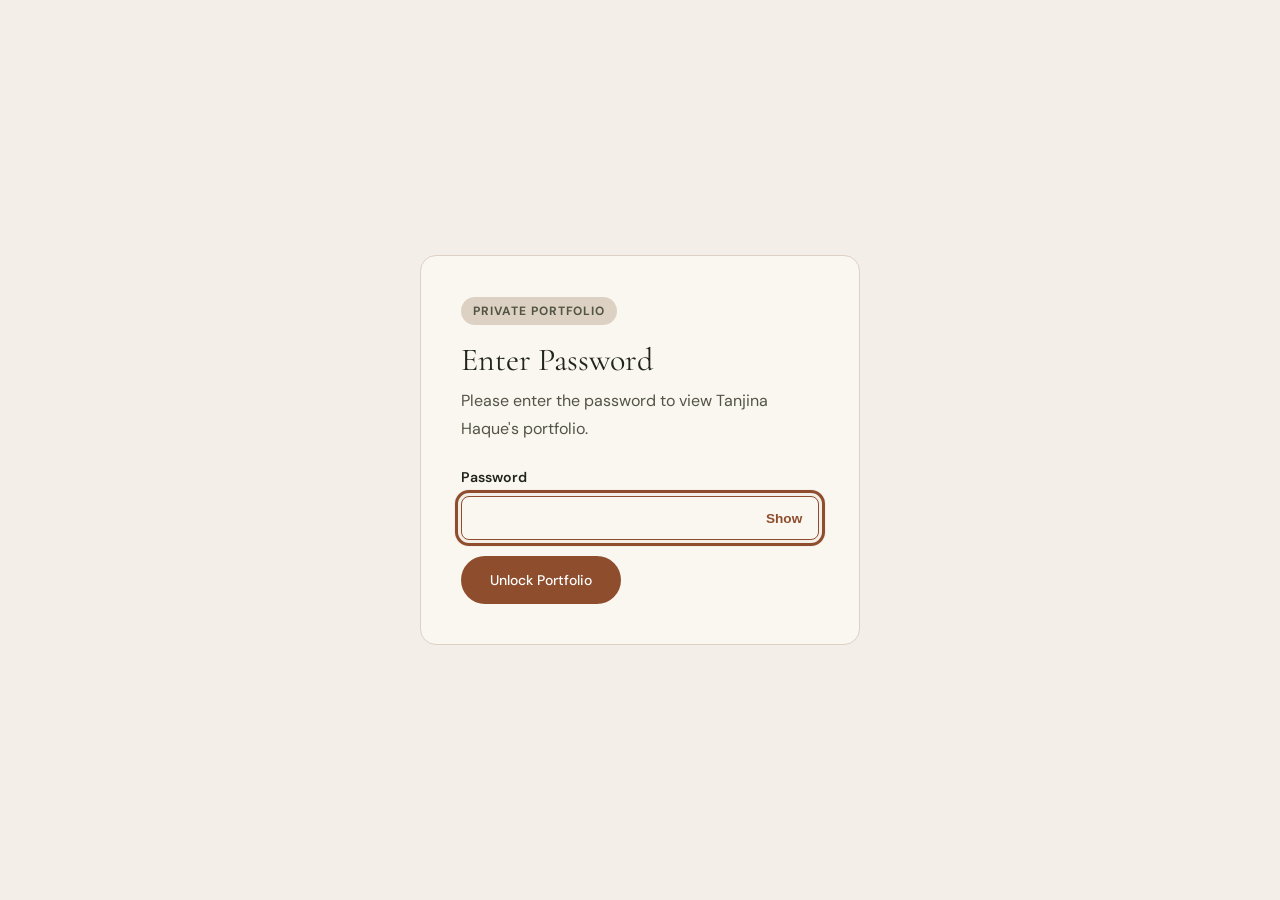
<file: index.html>
<!DOCTYPE html>
<html lang="en">
<head>
  <meta charset="UTF-8" />
  <meta name="viewport" content="width=device-width, initial-scale=1.0" />
  <meta name="description" content="Portfolio of Tanjina Haque — Accessibility Tester & Inclusive Design Advocate dedicated to building digital experiences for everyone." />
  <title>Tanjina Haque — Accessibility Tester</title>
  <link rel="stylesheet" href="style.css" />
  <link rel="stylesheet" href="homepage.css" />
  <link rel="preconnect" href="https://fonts.googleapis.com" />
  <link rel="preconnect" href="https://fonts.gstatic.com" crossorigin />
  <link href="https://fonts.googleapis.com/css2?family=Cormorant+Garamond:ital,wght@0,500;0,600;1,500&family=DM+Sans:wght@400;500;600;700&display=swap" rel="stylesheet" />
</head>
<body class="auth-locked">

  <!-- Password Gate -->
  <div class="password-gate" id="password-gate" role="dialog" aria-labelledby="password-heading" aria-describedby="password-help" aria-modal="true">
    <form class="password-card" id="password-form">
      <p class="password-kicker">Private Portfolio</p>
      <h2 id="password-heading">Enter Password</h2>
      <p id="password-help">Please enter the password to view Tanjina Haque's portfolio.</p>
      <div class="password-field">
        <label for="portfolio-password">Password</label>
        <div class="password-input-wrap">
          <input type="password" id="portfolio-password" name="portfolio-password" autocomplete="current-password" required />
          <button type="button" class="password-toggle" id="password-toggle" aria-label="Show password" aria-pressed="false">Show</button>
        </div>
      </div>
      <p class="password-error" id="password-error" role="alert" hidden>Incorrect password. Please try again.</p>
      <button type="submit" class="btn btn-primary">Unlock Portfolio</button>
    </form>
  </div>

  <noscript>
    <div class="password-noscript">
      JavaScript is required to unlock this portfolio.
    </div>
  </noscript>

  <!-- Skip Navigation -->
  <a href="#main-content" class="skip-link">Skip to main content</a>

  <!-- Editorial header -->
  <header role="banner">
    <nav aria-label="Primary navigation">
      <div class="nav-inner">
        <a href="#hero" class="brand" aria-label="Tanjina Haque — Home"><span class="monogram" aria-hidden="true">T<span>H</span></span><span class="brand-copy"><strong>Tanjina Haque</strong><span>UX · Accessibility · Strategy</span></span></a>
        <ul class="desktop-navigation" role="list"><li><a href="#hero">Home</a></li><li><a href="#about">About Me</a></li><li><a href="#skills">Skills</a></li><li><a href="#all-projects">Work</a></li><li><a href="#resume">Experience</a></li><li><a href="#contact">Contact</a></li></ul>
        <button class="hamburger" aria-controls="mobile-menu" aria-expanded="false" aria-label="Open navigation menu"><span></span><span></span><span></span></button>
      </div>
      <div id="mobile-menu" class="mobile-menu" hidden><ul role="list"><li><a href="#hero">Home</a></li><li><a href="#about">About Me</a></li><li><a href="#skills">Skills</a></li><li><a href="#all-projects">Work</a></li><li><a href="#resume">Experience</a></li><li><a href="#contact">Contact</a></li></ul></div>
    </nav>
  </header>
  <main id="main-content">
    <section id="hero" aria-labelledby="hero-heading">
      <div class="hero-inner">
        <p class="hero-eyebrow">Designing more inclusive experiences</p>
        <h1 id="hero-heading">Accessibility<br>meets <em>real</em><br>impact.</h1>
        <p class="hero-lead">I research, design, and advocate for digital experiences that are accessible, human-centered, and business-driven — helping organizations make better decisions for everyone.</p>
        <div class="hero-actions"><a href="#work" class="btn btn-primary">View My Work <span aria-hidden="true">→</span></a><a href="#about" class="btn btn-outline">About Me</a></div>
      </div>
      <div class="hero-media">
        <img src="image/hero-workspace.png" alt="" width="1489" height="485" fetchpriority="high" decoding="async" />
      </div>
    </section>
    <section class="expertise-strip" aria-label="Areas of expertise"><ul class="container expertise-grid" role="list"><li class="expertise-item"><span class="expertise-icon"><svg viewBox="0 0 48 48" fill="none" stroke="currentColor" stroke-width="1.4" aria-hidden="true"><circle cx="18" cy="13" r="6"/><path d="M6 37v-6c0-10 24-10 24 0v6M29 8a6 6 0 0 1 0 12m5 6c5 1 6 5 6 11"/></svg></span><div><h3>Accessibility Strategy</h3><p>Digital products that include everyone</p></div></li><li class="expertise-item"><span class="expertise-icon"><svg viewBox="0 0 48 48" fill="none" stroke="currentColor" stroke-width="1.4" aria-hidden="true"><path d="M12 6h17l7 7v27H12zM29 6v9h7M18 21h12M18 27h12M18 33h8M7 11v24"/></svg></span><div><h3>User Research</h3><p>Evidence-based insights and recommendations</p></div></li><li class="expertise-item"><span class="expertise-icon"><svg viewBox="0 0 48 48" fill="none" stroke="currentColor" stroke-width="1.4" aria-hidden="true"><path d="M17 31c0-6-7-8-7-16a13 13 0 0 1 26 0c0 8-7 10-7 16zM17 36h12M20 41h6"/></svg></span><div><h3>Experience Design</h3><p>Human-centered solutions for real-world problems</p></div></li><li class="expertise-item"><span class="expertise-icon"><svg viewBox="0 0 48 48" fill="none" stroke="currentColor" stroke-width="1.4" aria-hidden="true"><path d="M7 38V26h6v12zM21 38V17h6v21zM35 38V7h6v31zM10 19l13-10 14-6m-7-1 7 1-1 7"/></svg></span><div><h3>Strategic Impact</h3><p>Helping organizations make better decisions</p></div></li></ul><svg class="botanical" viewBox="0 0 160 300" fill="none" stroke="currentColor" aria-hidden="true"><path d="M140 300C135 180 35 100 35 0M111 211C18 182 9 140 5 110c66 23 88 58 106 101ZM83 144C155 110 129 48 100 23c-13 51-26 80-17 121ZM48 69C3 47 2 20 5 0c32 13 40 40 43 69Z"/></svg></section>

    <section id="work" class="featured-work" aria-labelledby="work-heading"><svg class="botanical" viewBox="0 0 160 300" fill="none" stroke="currentColor" aria-hidden="true"><path d="M140 300C135 180 35 100 35 0M111 211C18 182 9 140 5 110c66 23 88 58 106 101ZM83 144C155 110 129 48 100 23c-13 51-26 80-17 121ZM48 69C3 47 2 20 5 0c32 13 40 40 43 69Z"/></svg><div class="container"><div class="work-heading-row"><div><p class="eyebrow">Featured work</p><h2 id="work-heading">Real problems. Practical solutions. Meaningful impact.</h2></div><a class="all-projects-link btn btn-primary" href="#all-projects">View all projects <span aria-hidden="true">→</span></a></div><div class="project-grid" role="list"><article class="project-card" role="listitem"><div class="project-media image-placeholder"><span aria-hidden="true">Custom Shortcuts image</span><p class="project-badge">Professional Work</p></div><div class="project-copy"><h3>Custom Shortcuts</h3><p>Accessibility research and design recommendations that improved usability and inclusion.</p><a href="#custom-shortcuts-details" aria-label="View project overview for Custom Shortcuts">View project overview <span aria-hidden="true">→</span></a></div></article><article class="project-card" role="listitem"><div class="project-media image-placeholder"><span aria-hidden="true">place holder title image</span><p class="project-badge">Case Study</p></div><div class="project-copy"><h3>place holder title</h3><p>another case study here</p><a href="case-study-patient-portal.html" aria-label="View case study for place holder title">View case study <span aria-hidden="true">→</span></a></div></article><article class="project-card" role="listitem"><div class="project-media image-placeholder"><span aria-hidden="true">place holder title image</span><p class="project-badge">Case Study</p></div><div class="project-copy"><h3>place holder title</h3><p>another case study here</p><a href="case-study-checkout-remediation.html" aria-label="View case study for place holder title">View case study <span aria-hidden="true">→</span></a></div></article></div></div></section>
    <!-- About -->
    <section id="about" aria-labelledby="about-heading">
      <div class="container about-grid">
        <div class="about-image-wrap">
          <div class="about-image-placeholder">
            <img src="image/about-portrait.png" alt="Tanjina Haque" class="about-photo" width="1122" height="1402" loading="lazy" decoding="async" />
          </div>
          <div class="about-image-deco" aria-hidden="true"></div>
        </div>
        <div class="about-text">
          <h2 id="about-heading">About Me</h2>
          <p>I'm an accessibility professional with 8+ years of experience helping teams create more inclusive digital experiences. My work brings together accessibility research, interaction design, technical evaluation, and cross-functional collaboration to help organizations make better design decisions.</p>
          <p>I specialize in researching complex interaction patterns, translating accessibility requirements into practical design recommendations, and developing reusable component guidance for designers and developers. I've worked across banking, technology, and healthcare, contributing to accessible experiences on web and native mobile platforms.</p>
          <p>Today, I'm expanding my work in UX/UI design, design systems, and human-centered product strategy. Through independent design projects, I'm applying my accessibility expertise to interface design, Figma components, and end-to-end user experiences—with the goal of making accessibility an integral part of how products are designed, not something addressed only after development.</p>
          <ul class="about-expertise" role="list" aria-label="Expertise highlights">
            <li>
              <h3>Research</h3>
              <p>Evidence-based interaction recommendations</p>
            </li>
            <li>
              <h3>Design Systems</h3>
              <p>Reusable accessible component guidance</p>
            </li>
            <li>
              <h3>Strategy</h3>
              <p>Cross-functional product collaboration</p>
            </li>
          </ul>
        </div>
      </div>
    </section>

    <!-- Skills -->
    <section id="skills" aria-labelledby="skills-heading" class="section-tinted">
      <div class="container">
        <h2 id="skills-heading">Skills &amp; Expertise</h2>
        <ul class="core-skills-grid" role="list">
          <li class="core-skill-card">
            <svg class="core-skill-icon" viewBox="0 0 24 28" fill="none" stroke="currentColor" stroke-width="1.6" stroke-linecap="round" stroke-linejoin="round" aria-hidden="true" focusable="false"><path d="M9 3H5a2 2 0 0 0-2 2v4m12-6h4a2 2 0 0 1 2 2v4M3 15v4a2 2 0 0 0 2 2h4m12-6v4a2 2 0 0 1-2 2h-4"/><circle cx="11" cy="11" r="4"/><path d="m14 14 3 3"/></svg>
            <h3>Accessibility Testing &amp; Auditing</h3>
            <p>Manual and automated accessibility evaluations across web and native mobile platforms. Expertise includes keyboard navigation, JAWS, NVDA, VoiceOver, TalkBack, WCAG conformance evaluation, defect reporting, and remediation validation.</p>
          </li>
          <li class="core-skill-card">
            <svg class="core-skill-icon" viewBox="0 0 24 28" fill="none" stroke="currentColor" stroke-width="1.6" stroke-linecap="round" stroke-linejoin="round" aria-hidden="true" focusable="false"><circle cx="12" cy="4" r="2"/><path d="m4 9 8 2 8-2m-8 2v5m0 0-5 6m5-6 5 6"/></svg>
            <h3>Inclusive Design &amp; Accessibility</h3>
            <p>Reviewing designs, evaluating accessible interaction patterns, identifying barriers early, and recommending practical solutions that improve inclusive user experiences.</p>
          </li>
          <li class="core-skill-card">
            <svg class="core-skill-icon" viewBox="0 0 24 28" fill="none" stroke="currentColor" stroke-width="1.6" stroke-linecap="round" stroke-linejoin="round" aria-hidden="true" focusable="false"><path d="m12 2 4 4-4 4-4-4Zm-6 6 4 4-4 4-4-4Zm12 0 4 4-4 4-4-4Zm-6 6 4 4-4 4-4-4Z"/></svg>
            <h3>Design Systems Accessibility</h3>
            <p>Creating reusable component accessibility guidance, including keyboard interactions, screen reader behavior, component states, accessibility specifications, acceptance criteria, and implementation examples.</p>
          </li>
          <li class="core-skill-card">
            <svg class="core-skill-icon" viewBox="0 0 24 28" fill="none" stroke="currentColor" stroke-width="1.6" stroke-linecap="round" stroke-linejoin="round" aria-hidden="true" focusable="false"><circle cx="10.5" cy="10.5" r="7.5"/><path d="m16 16 6 6"/></svg>
            <h3>Interaction Research</h3>
            <p>Researching complex interaction patterns, synthesizing existing usability findings and accessibility evidence, and translating research into actionable recommendations for designers and product teams.</p>
          </li>
          <li class="core-skill-card">
            <svg class="core-skill-icon" viewBox="0 0 24 28" fill="none" stroke="currentColor" stroke-width="1.6" stroke-linecap="round" stroke-linejoin="round" aria-hidden="true" focusable="false"><path d="M12 2H8a4 4 0 0 0 0 8h4Zm0 0h4a4 4 0 0 1 0 8h-4ZM12 10H8a4 4 0 0 0 0 8h4Zm0 8H8a4 4 0 1 0 4 4Z"/><circle cx="16" cy="14" r="4"/></svg>
            <h3>UX/UI Design</h3>
            <p>Applying user-centered design methods through independent projects, including wireframing, interface design, visual hierarchy, prototyping, and reusable Figma components.</p>
          </li>
          <li class="core-skill-card">
            <svg class="core-skill-icon" viewBox="0 0 24 28" fill="none" stroke="currentColor" stroke-width="1.6" stroke-linecap="round" stroke-linejoin="round" aria-hidden="true" focusable="false"><circle cx="8" cy="7" r="3"/><circle cx="18" cy="8" r="2.5"/><path d="M2 21v-2a6 6 0 0 1 12 0v2m2-7a5 5 0 0 1 6 5v2"/></svg>
            <h3>Product Collaboration &amp; Influence</h3>
            <p>Partnering with designers, developers, and product owners to evaluate competing approaches, communicate technical requirements, facilitate decisions, and provide accessibility education.</p>
          </li>
        </ul>
      </div>
    </section>

    <section id="all-projects" aria-labelledby="all-projects-heading"><div class="container"><p class="eyebrow">Explore the work</p><h2 id="all-projects-heading">Projects &amp; case studies</h2><div class="project-directory"><article id="custom-shortcuts-details"><h3>Custom Shortcuts</h3><p>Professional contribution: accessibility research and design recommendations to improve usability and inclusion.</p><p>A full case study will be added when the project materials are available.</p></article><ul><li><a href="case-study-patient-portal.html">place holder title →</a></li><li><a href="case-study-checkout-remediation.html">place holder title →</a></li><li><a href="case-study-state-benefits.html">placeholder title →</a></li></ul></div></div></section>
    <!-- Experience & Credentials -->
    <section id="resume" aria-labelledby="resume-heading">
      <div class="container">
        <div class="resume-header">
          <div>
            <h2 id="resume-heading">Experience &amp; Credentials</h2>
            <p class="section-sub">8+ years of experience advancing digital accessibility through technical evaluation, inclusive design research, and cross-functional collaboration.</p>
          </div>
          <div class="resume-download">
            <!-- Once resume.pdf is supplied in the project root, replace the disabled button
                 with <a href="resume.pdf" download class="btn btn-primary">Download Full Résumé</a>. -->
            <button type="button" class="btn btn-primary" disabled aria-describedby="resume-download-note">Download Full Résumé</button>
            <p id="resume-download-note">PDF coming soon.</p>
          </div>
        </div>
        <div class="experience-layout">
          <div>
            <h3 class="experience-label">Professional Experience</h3>
            <ol class="experience-timeline" role="list">
              <li>
                <article class="experience-role experience-current">
                  <p class="experience-date">June 2021–Present</p>
                  <h4>Regions Bank</h4>
                  <p class="experience-position">Accessibility Analyst</p>
                  <ul class="experience-focus">
                    <li>Research accessible interaction patterns and advise product teams on inclusive design decisions.</li>
                    <li>Develop reusable accessibility component guidance, acceptance criteria, and implementation examples.</li>
                    <li>Conduct web and native mobile accessibility testing and auditing, documenting barriers and validating remediation.</li>
                  </ul>
                </article>
              </li>
              <li>
                <article class="experience-role">
                  <p class="experience-date">May 2020–June 2021</p>
                  <h4>Dell Technologies</h4>
                  <p class="experience-position">Accessibility Specialist</p>
                  <ul class="experience-focus">
                    <li>Accessibility evaluation and assistive technology testing</li>
                    <li>Defect documentation and remediation collaboration</li>
                  </ul>
                </article>
              </li>
              <li>
                <article class="experience-role">
                  <p class="experience-date">February 2019–May 2020</p>
                  <h4>Santander Bank</h4>
                  <p class="experience-position">Accessibility Tester</p>
                  <ul class="experience-focus">
                    <li>Accessibility, functional, and regression testing</li>
                    <li>Accessible document evaluation and remediation</li>
                  </ul>
                </article>
              </li>
              <li>
                <article class="experience-role">
                  <p class="experience-date">March 2018–January 2019</p>
                  <h4>UnitedHealth</h4>
                  <p class="experience-position">ADA Compliance Tester</p>
                  <ul class="experience-focus">
                    <li>Digital accessibility evaluation</li>
                    <li>Wireframe reviews and developer collaboration</li>
                  </ul>
                </article>
              </li>
            </ol>
          </div>
          <div class="experience-education" role="region" aria-labelledby="experience-education-heading">
            <h3 id="experience-education-heading">Education &amp; Credentials</h3>
            <ul class="experience-credentials" role="list">
              <li>
                <div class="credential-badge" aria-hidden="true">Google</div>
                <div>
                  <h4>Google UX Design Professional Certificate</h4>
                  <p>Google / Coursera · Completed</p>
                </div>
              </li>
              <li>
                <div class="credential-badge" aria-hidden="true">Deque</div>
                <div>
                  <h4>Accessibility Professional Development</h4>
                  <p>Deque University</p>
                </div>
              </li>
            </ul>
          </div>
        </div>
      </div>
    </section>

    <!-- Testimonials -->
    <section id="testimonials" aria-labelledby="testimonials-heading">
      <div class="container">
        <div class="testimonial-header">
          <h2 id="testimonials-heading">What Clients Say</h2>
          <div class="carousel-controls" aria-label="Testimonial controls">
            <button class="carousel-btn" type="button" data-carousel-prev aria-label="Previous testimonial">
              <span aria-hidden="true">←</span>
            </button>
            <button class="carousel-btn" type="button" data-carousel-next aria-label="Next testimonial">
              <span aria-hidden="true">→</span>
            </button>
          </div>
        </div>
        <div class="testimonial-carousel" role="region" aria-roledescription="carousel" aria-label="Client testimonials" data-carousel>
          <p class="sr-only" aria-live="polite" data-carousel-status>Showing testimonial 1 of 5</p>
          <div class="testimonial-track">
            <figure class="testimonial" data-carousel-slide>
              <blockquote>
                <p>"Tanjina transformed our team's approach to accessibility. Not just finding bugs, but teaching us how to prevent them. Our products are genuinely better because of this partnership."</p>
              </blockquote>
              <figcaption>
                <strong>Priya Nair</strong>
                <span>Head of Product, HealthNet Digital</span>
              </figcaption>
            </figure>
            <figure class="testimonial" data-carousel-slide hidden>
              <blockquote>
                <p>"The audit report was the clearest I've ever seen. Prioritized, actionable, and written so developers could use it without translation. Remarkable work."</p>
              </blockquote>
              <figcaption>
                <strong>Marcus Webb</strong>
                <span>Engineering Lead, CivicTech Partners</span>
              </figcaption>
            </figure>
            <figure class="testimonial" data-carousel-slide hidden>
              <blockquote>
                <p>"Her mobile accessibility testing caught issues our automated tools never surfaced. The VoiceOver and TalkBack notes helped us make decisions with real users in mind."</p>
              </blockquote>
              <figcaption>
                <strong>Elena Morris</strong>
                <span>Product Manager, CareBridge Apps</span>
              </figcaption>
            </figure>
            <figure class="testimonial" data-carousel-slide hidden>
              <blockquote>
                <p>"Tanjina's Figma annotations gave our developers exactly what they needed: roles, labels, focus order, states, and keyboard expectations before tickets reached QA."</p>
              </blockquote>
              <figcaption>
                <strong>Andre Taylor</strong>
                <span>Design Systems Lead, Northstar Commerce</span>
              </figcaption>
            </figure>
            <figure class="testimonial" data-carousel-slide hidden>
              <blockquote>
                <p>"She helped us move accessibility from a release blocker to a shared practice. The training was practical, kind, and immediately useful for our QA and engineering teams."</p>
              </blockquote>
              <figcaption>
                <strong>Sofia Chen</strong>
                <span>Director of QA, Public Services Group</span>
              </figcaption>
            </figure>
          </div>
          <div class="carousel-dots" role="group" aria-label="Choose testimonial">
            <button type="button" aria-label="Show testimonial 1" aria-current="true" data-carousel-dot></button>
            <button type="button" aria-label="Show testimonial 2" data-carousel-dot></button>
            <button type="button" aria-label="Show testimonial 3" data-carousel-dot></button>
            <button type="button" aria-label="Show testimonial 4" data-carousel-dot></button>
            <button type="button" aria-label="Show testimonial 5" data-carousel-dot></button>
          </div>
        </div>
      </div>
    </section>

    <!-- Contact -->
    <section id="contact" aria-labelledby="contact-heading" class="section-tinted">
      <div class="container contact-inner">
        <h2 id="contact-heading">Let's Work Together</h2>
        <p class="section-sub">Available for audits, embedded testing, training, and advisory projects.</p>
        <form class="contact-form" novalidate aria-label="Contact form">
          <div class="form-row">
            <div class="form-group">
              <label for="name">Full Name <span class="required" aria-hidden="true">*</span><span class="sr-only">(required)</span></label>
              <input type="text" id="name" name="name" autocomplete="name" aria-describedby="name-error" required aria-required="true" placeholder="Your name" />
              <p class="field-error" id="name-error" hidden><svg class="error-icon" viewBox="0 0 24 24" fill="none" stroke="currentColor" stroke-width="2" aria-hidden="true" focusable="false"><circle cx="12" cy="12" r="9"/><path d="M12 7v6"/><circle cx="12" cy="17" r="1" fill="currentColor" stroke="none"/></svg><span><span class="sr-only">Error: </span><span class="error-message"></span></span></p>
            </div>
            <div class="form-group">
              <label for="email">Email Address <span class="required" aria-hidden="true">*</span><span class="sr-only">(required)</span></label>
              <input type="email" id="email" name="email" autocomplete="email" aria-describedby="email-error" required aria-required="true" placeholder="you@example.com" />
              <p class="field-error" id="email-error" hidden><svg class="error-icon" viewBox="0 0 24 24" fill="none" stroke="currentColor" stroke-width="2" aria-hidden="true" focusable="false"><circle cx="12" cy="12" r="9"/><path d="M12 7v6"/><circle cx="12" cy="17" r="1" fill="currentColor" stroke="none"/></svg><span><span class="sr-only">Error: </span><span class="error-message"></span></span></p>
            </div>
          </div>
          <div class="form-group">
            <label for="project">Tell me about your project <span class="required" aria-hidden="true">*</span><span class="sr-only">(required)</span></label>
            <textarea id="project" name="project" rows="5" aria-describedby="project-error" required aria-required="true" placeholder="Describe your project, timeline, and what kind of support you're looking for..."></textarea>
            <p class="field-error" id="project-error" hidden><svg class="error-icon" viewBox="0 0 24 24" fill="none" stroke="currentColor" stroke-width="2" aria-hidden="true" focusable="false"><circle cx="12" cy="12" r="9"/><path d="M12 7v6"/><circle cx="12" cy="17" r="1" fill="currentColor" stroke="none"/></svg><span><span class="sr-only">Error: </span><span class="error-message"></span></span></p>
          </div>
          <p id="contact-feedback" role="status" aria-live="polite" aria-atomic="true"></p>
          <button type="submit" class="btn btn-primary">Send Message</button>
        </form>
        <div class="contact-links">
          <a href="mailto:tanjinahaque.ada@gmail.com" aria-label="Email Tanjina Haque">tanjinahaque.ada@gmail.com</a>
          <a href="https://www.linkedin.com/in/tanjinahaque" aria-label="Tanjina Haque on LinkedIn" rel="noopener noreferrer" target="_blank">LinkedIn</a>
        </div>
      </div>
    </section>

  </main>

  <!-- Footer -->
  <footer role="contentinfo">
    <div class="container footer-inner">
      <p>&copy; <span id="year"></span> Tanjina Haque. Built with accessibility first.</p>
      <nav aria-label="Footer navigation">
        <a href="#hero">Back to top</a>
        <a href="#about">About Me</a>
        <a href="#all-projects">Work</a>
        <a href="#contact">Contact Me</a>
      </nav>
    </div>
  </footer>

  <script>
    // Password protection
    const PORTFOLIO_PASSWORD = 'portfolio2026';
    const AUTH_STORAGE_KEY = 'portfolioUnlocked';
    const passwordGate = document.getElementById('password-gate');
    const passwordForm = document.getElementById('password-form');
    const passwordInput = document.getElementById('portfolio-password');
    const passwordError = document.getElementById('password-error');
    const passwordToggle = document.getElementById('password-toggle');

    function unlockPortfolio() {
      document.body.classList.remove('auth-locked');
      passwordGate.hidden = true;
      sessionStorage.setItem(AUTH_STORAGE_KEY, 'true');
    }

    if (sessionStorage.getItem(AUTH_STORAGE_KEY) === 'true') {
      unlockPortfolio();
    } else {
      passwordInput.focus();
    }

    passwordForm.addEventListener('submit', event => {
      event.preventDefault();
      if (passwordInput.value === PORTFOLIO_PASSWORD) {
        unlockPortfolio();
        const mainContent = document.getElementById('main-content');
        mainContent.setAttribute('tabindex', '-1');
        mainContent.focus();
        return;
      }

      passwordError.hidden = false;
      passwordInput.value = '';
      passwordInput.focus();
    });

    passwordToggle.addEventListener('click', () => {
      const isVisible = passwordInput.type === 'text';
      passwordInput.type = isVisible ? 'password' : 'text';
      passwordToggle.setAttribute('aria-label', isVisible ? 'Show password' : 'Hide password');
      passwordToggle.setAttribute('aria-pressed', String(!isVisible));
      passwordToggle.textContent = isVisible ? 'Show' : 'Hide';
    });

    // Accessible contact-form validation. No delivery endpoint is configured.
    const contactForm = document.querySelector('.contact-form');
    const contactFields = ['name', 'email', 'project'].map(id => document.getElementById(id));
    const contactFeedback = document.getElementById('contact-feedback');
    let contactSubmitted = false;

    function validateContactField(field) {
      const requiredMessages = {
        name: 'Enter your full name.',
        email: 'Enter your email address.',
        project: 'Tell me about your project.'
      };
      let message = '';
      if (!field.value.trim()) {
        message = requiredMessages[field.id];
      } else if (field.id === 'email' && field.validity.typeMismatch) {
        message = 'Enter a valid email address, such as name@example.com.';
      }
      const error = document.getElementById(`${field.id}-error`);
      error.querySelector('.error-message').textContent = message;
      error.hidden = !message;
      if (message) field.setAttribute('aria-invalid', 'true');
      else field.removeAttribute('aria-invalid');
      return !message;
    }

    contactFields.forEach(field => {
      field.addEventListener('blur', () => {
        if (contactSubmitted || field.value.length) validateContactField(field);
      });
      field.addEventListener('input', () => {
        contactFeedback.textContent = '';
        if (field.hasAttribute('aria-invalid')) validateContactField(field);
      });
    });

    contactForm.addEventListener('submit', event => {
      event.preventDefault();
      contactSubmitted = true;
      const invalidFields = contactFields.filter(field => !validateContactField(field));
      if (invalidFields.length) {
        contactFeedback.textContent = `Please correct ${invalidFields.length === 1 ? 'the highlighted field' : `the ${invalidFields.length} highlighted fields`}.`;
        invalidFields[0].focus();
        return;
      }
      contactFeedback.textContent = 'Your details are valid, but this form is not connected to a sending service yet. Your message has not been sent. Please use the email link below to contact tanjinahaque.ada@gmail.com.';
    });

    // Year
    document.getElementById('year').textContent = new Date().getFullYear();

    // Hamburger
    const btn = document.querySelector('.hamburger');
    const menu = document.getElementById('mobile-menu');
    btn.addEventListener('click', () => {
      const expanded = btn.getAttribute('aria-expanded') === 'true';
      btn.setAttribute('aria-expanded', String(!expanded));
      menu.hidden = expanded;
    });

    document.addEventListener('keydown', event => {
      if (event.key === 'Escape' && !menu.hidden) {
        menu.hidden = true;
        btn.setAttribute('aria-expanded', 'false');
        btn.focus();
      }
    });

    // Close mobile menu on link click
    menu.querySelectorAll('a').forEach(link => {
      link.addEventListener('click', () => {
        btn.setAttribute('aria-expanded', 'false');
        menu.hidden = true;
      });
    });

    // Home includes the hero, expertise strip, and featured work until About Me.
    // Work starts at the separate Explore the work section.
    function syncAnchorOffset() {
      const offset = document.querySelector('.nav-inner').getBoundingClientRect().height + 25;
      document.documentElement.style.setProperty('--anchor-offset', `${offset}px`);
    }
    syncAnchorOffset();
    new ResizeObserver(syncAnchorOffset).observe(document.querySelector('.nav-inner'));
    const sectionNavLinks = Array.from(document.querySelectorAll('.desktop-navigation a[href^="#"], .mobile-menu a[href^="#"]'));
    const sectionsById = new Map(
      sectionNavLinks
        .map(link => link.getAttribute('href').slice(1))
        .filter(Boolean)
        .map(id => [id, document.getElementById(id)])
        .filter(([, section]) => section)
    );

    function setActiveSection(id) {
      sectionNavLinks.forEach(link => {
        if (link.getAttribute('href') === `#${id}`) {
          link.setAttribute('aria-current', 'location');
        } else {
          link.removeAttribute('aria-current');
        }
      });
    }

    const initialSection = window.location.hash.slice(1) || 'hero';
    if (sectionsById.has(initialSection)) {
      setActiveSection(initialSection);
    }

    function updateActiveSectionFromScroll() {
      const headerOffset = document.querySelector('.nav-inner').getBoundingClientRect().height + 27;
      const currentPosition = window.scrollY + headerOffset;
      let activeId = 'hero';
      let nearestTop = -Infinity;
      sectionsById.forEach((section, id) => {
        if (section.offsetTop <= currentPosition && section.offsetTop > nearestTop) {
          activeId = id;
          nearestTop = section.offsetTop;
        }
      });

      setActiveSection(activeId);
    }

    // Preserve anchor URLs and move keyboard focus without a double scroll.
    document.querySelectorAll('a[href^="#"]').forEach(anchor => {
      anchor.addEventListener('click', function(e) {
        if (e.metaKey || e.ctrlKey || e.shiftKey || e.altKey) return;
        const target = document.getElementById(this.getAttribute('href').slice(1));
        if (target) {
          e.preventDefault();
          menu.hidden = true;
          btn.setAttribute('aria-expanded', 'false');
          syncAnchorOffset();
          if (sectionsById.has(target.id)) setActiveSection(target.id);
          if (window.location.hash !== `#${target.id}`) history.pushState(null, '', `#${target.id}`);
          target.setAttribute('tabindex', '-1');
          target.focus({ preventScroll: true });
          target.scrollIntoView({ behavior: window.matchMedia('(prefers-reduced-motion: reduce)').matches ? 'auto' : 'smooth' });
        }
      });
    });

    sectionsById.forEach(section => {
      section.addEventListener('focusin', () => setActiveSection(section.id));
    });

    let activeSectionTicking = false;
    window.addEventListener('scroll', () => {
      if (!activeSectionTicking) {
        window.requestAnimationFrame(() => {
          updateActiveSectionFromScroll();
          activeSectionTicking = false;
        });
        activeSectionTicking = true;
      }
    }, { passive: true });
    window.addEventListener('resize', updateActiveSectionFromScroll);
    updateActiveSectionFromScroll();

    // Testimonial carousel
    const carousel = document.querySelector('[data-carousel]');
    if (carousel) {
      const slides = Array.from(carousel.querySelectorAll('[data-carousel-slide]'));
      const dots = Array.from(carousel.querySelectorAll('[data-carousel-dot]'));
      const status = carousel.querySelector('[data-carousel-status]');
      const previousButton = document.querySelector('[data-carousel-prev]');
      const nextButton = document.querySelector('[data-carousel-next]');
      let activeSlide = 0;

      function showTestimonial(index) {
        activeSlide = (index + slides.length) % slides.length;

        slides.forEach((slide, slideIndex) => {
          slide.hidden = slideIndex !== activeSlide;
        });

        dots.forEach((dot, dotIndex) => {
          if (dotIndex === activeSlide) {
            dot.setAttribute('aria-current', 'true');
          } else {
            dot.removeAttribute('aria-current');
          }
        });

        status.textContent = `Showing testimonial ${activeSlide + 1} of ${slides.length}`;
      }

      previousButton.addEventListener('click', () => showTestimonial(activeSlide - 1));
      nextButton.addEventListener('click', () => showTestimonial(activeSlide + 1));

      dots.forEach((dot, dotIndex) => {
        dot.addEventListener('click', () => showTestimonial(dotIndex));
      });

      carousel.addEventListener('keydown', event => {
        if (event.key === 'ArrowLeft') {
          event.preventDefault();
          showTestimonial(activeSlide - 1);
        }

        if (event.key === 'ArrowRight') {
          event.preventDefault();
          showTestimonial(activeSlide + 1);
        }
      });

      showTestimonial(activeSlide);
    }

    // Intersection Observer for fade-in
    const observer = new IntersectionObserver((entries) => {
      entries.forEach(entry => {
        if (entry.isIntersecting) {
          entry.target.classList.add('visible');
          observer.unobserve(entry.target);
        }
      });
    }, { threshold: 0.1 });

    document.querySelectorAll('.skill-card, .secondary-skill-card, .soft-skill-card, .work-card, .cert-item, .resume-card, .testimonial').forEach(el => {
      el.classList.add('fade-in');
      observer.observe(el);
    });
  </script>

</body>
</html>
</file>
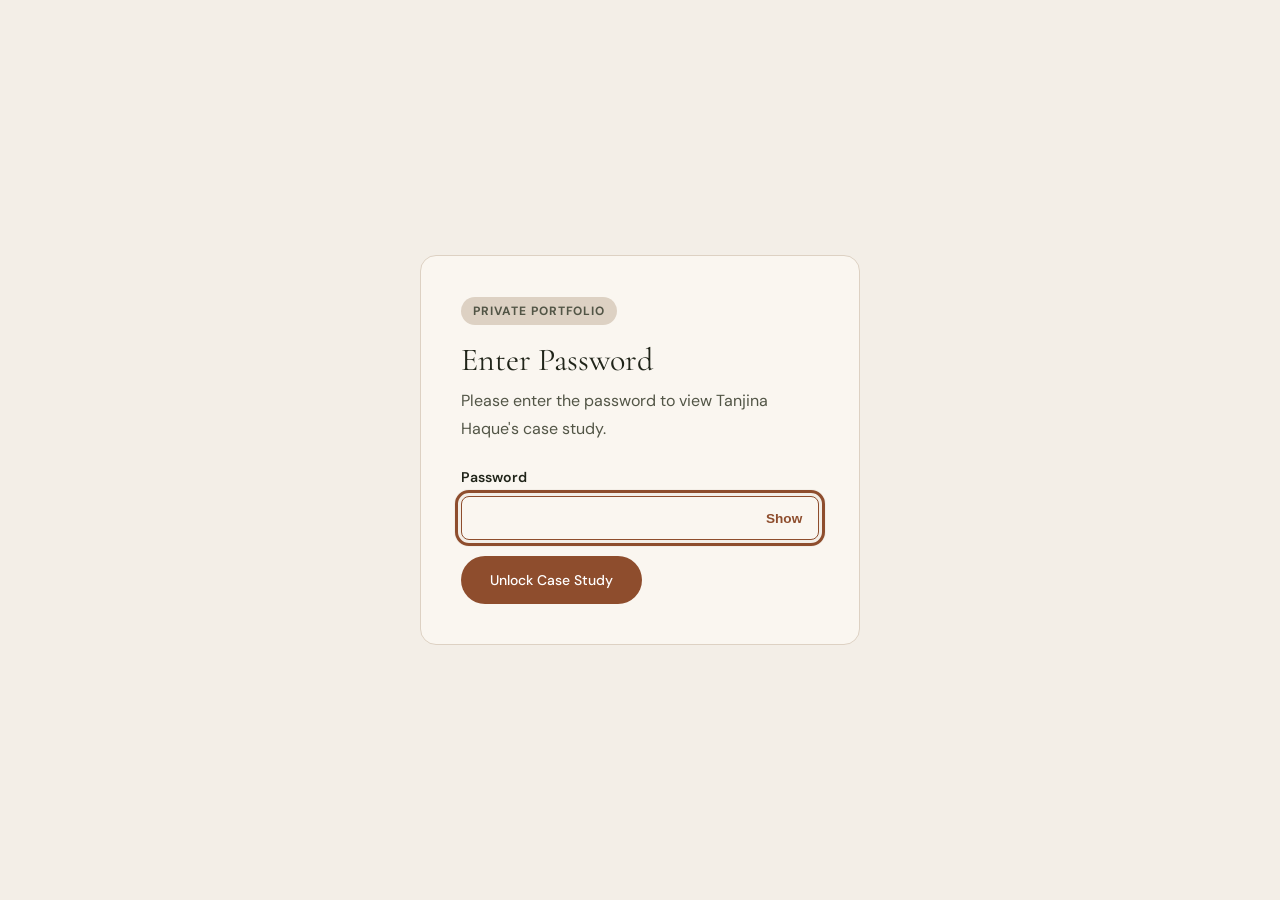
<file: case-study-checkout-remediation.html>
<!DOCTYPE html>
<html lang="en">
<head>
  <meta charset="UTF-8" />
  <meta name="viewport" content="width=device-width, initial-scale=1.0" />
  <title>placeholder — Tanjina Haque</title>
  <link rel="stylesheet" href="style.css" />
  <link rel="stylesheet" href="homepage.css" />
  <link rel="stylesheet" href="child-pages.css" />
  <link rel="preconnect" href="https://fonts.googleapis.com" />
  <link rel="preconnect" href="https://fonts.gstatic.com" crossorigin />
  <link href="https://fonts.googleapis.com/css2?family=Cormorant+Garamond:ital,wght@0,500;0,600;1,500&amp;family=DM+Sans:wght@400;500;600;700&amp;display=swap" rel="stylesheet" />
</head>
<body class="auth-locked placeholder-page">
  <!-- Password Gate -->
  <div class="password-gate" id="password-gate" role="dialog" aria-labelledby="password-heading" aria-describedby="password-help" aria-modal="true">
    <form class="password-card" id="password-form">
      <p class="password-kicker">Private Portfolio</p>
      <h2 id="password-heading">Enter Password</h2>
      <p id="password-help">Please enter the password to view Tanjina Haque's case study.</p>
      <div class="password-field">
        <label for="portfolio-password">Password</label>
        <div class="password-input-wrap">
          <input type="password" id="portfolio-password" name="portfolio-password" autocomplete="current-password" required />
          <button type="button" class="password-toggle" id="password-toggle" aria-label="Show password" aria-pressed="false">Show</button>
        </div>
      </div>
      <p class="password-error" id="password-error" role="alert" hidden>Incorrect password. Please try again.</p>
      <button type="submit" class="btn btn-primary">Unlock Case Study</button>
    </form>
  </div>

  <noscript>
    <div class="password-noscript">
      JavaScript is required to unlock this case study.
    </div>
  </noscript>

  <a href="#main-content" class="skip-link">Skip to main content</a>
  <header>
    <nav class="placeholder-nav" aria-label="Primary navigation">
      <a href="index.html#hero" class="brand" aria-label="Tanjina Haque — Home"><span class="monogram" aria-hidden="true">T<span>H</span></span><span class="brand-copy"><strong>Tanjina Haque</strong><span>UX · Accessibility · Strategy</span></span></a>
      <a href="index.html#all-projects" class="btn btn-outline">Back to Work</a>
    </nav>
  </header>
  <main id="main-content" class="placeholder-content">
    <h1>placeholder</h1>
  </main>
  <footer><div class="container"><p>&copy; <span id="year"></span> Tanjina Haque</p></div></footer>
  <script>
    // Password protection
    const PORTFOLIO_PASSWORD = 'portfolio2026';
    const AUTH_STORAGE_KEY = 'portfolioUnlocked';
    const passwordGate = document.getElementById('password-gate');
    const passwordForm = document.getElementById('password-form');
    const passwordInput = document.getElementById('portfolio-password');
    const passwordError = document.getElementById('password-error');
    const passwordToggle = document.getElementById('password-toggle');

    function unlockPortfolio() {
      document.body.classList.remove('auth-locked');
      passwordGate.hidden = true;
      sessionStorage.setItem(AUTH_STORAGE_KEY, 'true');
    }

    if (sessionStorage.getItem(AUTH_STORAGE_KEY) === 'true') {
      unlockPortfolio();
    } else {
      passwordInput.focus();
    }

    passwordForm.addEventListener('submit', event => {
      event.preventDefault();
      if (passwordInput.value === PORTFOLIO_PASSWORD) {
        unlockPortfolio();
        const mainContent = document.getElementById('main-content');
        mainContent.setAttribute('tabindex', '-1');
        mainContent.focus();
        return;
      }

      passwordError.hidden = false;
      passwordInput.value = '';
      passwordInput.focus();
    });

    passwordToggle.addEventListener('click', () => {
      const isVisible = passwordInput.type === 'text';
      passwordInput.type = isVisible ? 'password' : 'text';
      passwordToggle.setAttribute('aria-label', isVisible ? 'Show password' : 'Hide password');
      passwordToggle.setAttribute('aria-pressed', String(!isVisible));
      passwordToggle.textContent = isVisible ? 'Show' : 'Hide';
    });

    document.getElementById('year').textContent = new Date().getFullYear();
  </script>
</body>
</html>
</file>
<file: style.css>
/* ===========================
   CSS Custom Properties
   =========================== */
:root {
  --clr-bg: #fdf9f6;
  --clr-surface: #ffffff;
  --clr-surface-alt: #f5f0fa;

  /* Pastel palette */
  --clr-lavender: #e8e0f8;
  --clr-lavender-deep: #6f58b6;
  --clr-mint: #d6f5ec;
  --clr-mint-deep: #3f7f6b;
  --clr-peach: #fde8d8;
  --clr-peach-deep: #9b5a3d;
  --clr-sky: #d8eef8;
  --clr-sky-deep: #356f92;
  --clr-rose: #fde0e8;
  --clr-rose-deep: #9f3157;
  --clr-butter: #fdf4d0;
  --clr-butter-deep: #76651d;

  /* Text */
  --clr-text: #2c2640;
  --clr-text-muted: #6b6080;
  --clr-text-light: #766c85;

  /* Accents */
  --clr-accent: #5f459e;
  --clr-accent-hover: #4d367f;

  /* Typography */
  --font-display: 'DM Serif Display', Georgia, serif;
  --font-body: 'DM Sans', system-ui, sans-serif;

  /* Spacing */
  --space-xs: 0.5rem;
  --space-sm: 1rem;
  --space-md: 1.5rem;
  --space-lg: 2.5rem;
  --space-xl: 4rem;
  --space-2xl: 6rem;

  /* Radii */
  --radius-sm: 0.5rem;
  --radius-md: 1rem;
  --radius-lg: 1.5rem;
  --radius-pill: 99px;

  /* Shadows */
  --shadow-sm: 0 2px 8px rgba(139,111,207,0.08);
  --shadow-md: 0 4px 20px rgba(139,111,207,0.12);
  --shadow-lg: 0 8px 40px rgba(139,111,207,0.16);

  /* Transitions */
  --transition: 200ms ease;

  /* Focus ring */
  --focus-ring: 0 0 0 3px var(--clr-lavender-deep);
}

/* ===========================
   Reset & Base
   =========================== */
*, *::before, *::after {
  box-sizing: border-box;
  margin: 0;
  padding: 0;
}

html {
  scroll-behavior: smooth;
  font-size: 100%;
}

/* Respect reduced motion */
@media (prefers-reduced-motion: reduce) {
  html { scroll-behavior: auto; }
  *, *::before, *::after {
    animation-duration: 0.01ms !important;
    transition-duration: 0.01ms !important;
  }
}

body {
  font-family: var(--font-body);
  font-size: 1rem;
  line-height: 1.7;
  color: var(--clr-text);
  background-color: var(--clr-bg);
  -webkit-font-smoothing: antialiased;
}

body.auth-locked {
  overflow: hidden;
}

body.auth-locked > header,
body.auth-locked > main,
body.auth-locked > footer,
body.auth-locked > .skip-link {
  display: none;
}

img, svg { display: block; max-width: 100%; }

ul { list-style: none; }

a {
  color: var(--clr-accent);
  text-decoration: underline;
  text-decoration-thickness: 1px;
  text-underline-offset: 3px;
  transition: color var(--transition);
}
a:hover { color: var(--clr-accent-hover); }

/* ===========================
   Accessibility
   =========================== */
.skip-link {
  position: absolute;
  top: -100%;
  left: var(--space-sm);
  z-index: 9999;
  background: var(--clr-accent);
  color: #fff;
  padding: 0.6rem 1.2rem;
  border-radius: var(--radius-sm);
  font-weight: 600;
  text-decoration: none;
  transition: top var(--transition);
}
.skip-link:focus {
  top: var(--space-sm);
  outline: none;
  box-shadow: var(--focus-ring);
}

.sr-only {
  position: absolute;
  width: 1px;
  height: 1px;
  padding: 0;
  margin: -1px;
  overflow: hidden;
  clip: rect(0,0,0,0);
  white-space: nowrap;
  border: 0;
}

:focus-visible {
  outline: none;
  box-shadow: var(--focus-ring);
  border-radius: var(--radius-sm);
}

/* ===========================
   Password Gate
   =========================== */
.password-gate {
  position: fixed;
  inset: 0;
  z-index: 1000;
  display: grid;
  place-items: center;
  padding: var(--space-md);
  background:
    linear-gradient(135deg, rgba(232,224,248,0.96), rgba(216,245,236,0.96)),
    var(--clr-bg);
}

.password-gate[hidden] {
  display: none;
}

.password-card {
  width: min(440px, 100%);
  background: var(--clr-surface);
  border: 1px solid var(--clr-lavender-deep);
  border-radius: var(--radius-md);
  padding: var(--space-lg);
  box-shadow: var(--shadow-lg);
}

.password-kicker {
  display: inline-block;
  margin-bottom: var(--space-sm);
  padding: 0.25rem 0.75rem;
  border-radius: var(--radius-pill);
  background: var(--clr-lavender);
  color: var(--clr-accent);
  font-size: 0.75rem;
  font-weight: 700;
  letter-spacing: 0.08em;
  text-transform: uppercase;
}

.password-card h1 {
  font-family: var(--font-display);
  font-size: clamp(2rem, 5vw, 2.6rem);
  font-weight: 400;
  line-height: 1.15;
  margin-bottom: var(--space-xs);
}

.password-card p {
  color: var(--clr-text-muted);
}

.password-field {
  display: flex;
  flex-direction: column;
  gap: 0.4rem;
  margin-block: var(--space-md) var(--space-sm);
}

.password-input-wrap {
  position: relative;
}

.password-input-wrap input {
  padding-right: 4.25rem;
}

.password-toggle {
  position: absolute;
  top: 50%;
  right: 0.35rem;
  min-width: 3.5rem;
  height: 2.75rem;
  padding-inline: 0.7rem;
  border: 0;
  border-radius: var(--radius-sm);
  background: transparent;
  color: var(--clr-accent);
  display: inline-flex;
  align-items: center;
  justify-content: center;
  transform: translateY(-50%);
  cursor: pointer;
  font-size: 0.85rem;
  font-weight: 700;
}

.password-toggle:hover {
  background: var(--clr-lavender);
}

.password-toggle:focus-visible {
  outline: none;
  box-shadow: var(--focus-ring);
}

.password-error {
  margin-bottom: var(--space-sm);
  color: #9f2346 !important;
  font-size: 0.9rem;
  font-weight: 600;
}

.password-noscript {
  position: fixed;
  inset: 0;
  z-index: 1001;
  display: grid;
  place-items: center;
  padding: var(--space-md);
  background: var(--clr-bg);
  color: var(--clr-text);
  font-weight: 600;
  text-align: center;
}

/* ===========================
   Layout helpers
   =========================== */
.container {
  width: min(1100px, 92%);
  margin-inline: auto;
}

section {
  padding-block: var(--space-2xl);
  scroll-margin-top: 88px;
}

.section-tinted {
  background-color: var(--clr-surface-alt);
}

h2 {
  font-family: var(--font-display);
  font-size: clamp(1.8rem, 3vw, 2.6rem);
  font-weight: 400;
  line-height: 1.2;
  color: var(--clr-text);
  margin-bottom: var(--space-xs);
}

h3 {
  font-family: var(--font-body);
  font-size: 1.05rem;
  font-weight: 600;
  margin-bottom: 0.4rem;
}

.section-sub {
  color: var(--clr-text-muted);
  font-size: 1.05rem;
  margin-bottom: var(--space-lg);
  max-width: 56ch;
}

/* ===========================
   Buttons
   =========================== */
.btn {
  display: inline-flex;
  align-items: center;
  gap: 0.4rem;
  padding: 0.75rem 1.75rem;
  border-radius: var(--radius-pill);
  font-family: var(--font-body);
  font-size: 0.95rem;
  font-weight: 600;
  cursor: pointer;
  text-decoration: none;
  border: 2px solid transparent;
  transition: background-color var(--transition), color var(--transition), box-shadow var(--transition), transform var(--transition);
}

.btn:focus-visible {
  outline: none;
  box-shadow: var(--focus-ring);
}

.btn-primary {
  background-color: var(--clr-accent);
  color: #fff;
}
.btn-primary:hover {
  background-color: var(--clr-accent-hover);
  color: #fff;
  transform: translateY(-2px);
  box-shadow: var(--shadow-md);
}

.btn-outline {
  background-color: transparent;
  color: var(--clr-accent);
  border-color: var(--clr-accent);
}
.btn-outline:hover {
  background-color: var(--clr-lavender);
  transform: translateY(-2px);
  color: var(--clr-accent);
}

/* ===========================
   Header / Nav
   =========================== */
header {
  position: sticky;
  top: 0;
  z-index: 100;
  background: rgba(253, 249, 246, 0.92);
  backdrop-filter: blur(12px);
  -webkit-backdrop-filter: blur(12px);
  border-bottom: 1px solid var(--clr-lavender);
}

.nav-inner {
  display: flex;
  align-items: center;
  justify-content: space-between;
  width: min(1100px, 92%);
  margin-inline: auto;
  padding-block: 1rem;
}

.nav-logo {
  font-family: var(--font-display);
  font-size: 1.4rem;
  color: var(--clr-accent);
  text-decoration: none;
  font-weight: 400;
  letter-spacing: 0.04em;
}
.nav-logo:hover { color: var(--clr-accent-hover); }

header nav .skill-detail-back,
header nav .case-study-back {
  position: static;
  margin-bottom: 0;
  flex-shrink: 0;
}

header nav ul {
  display: flex;
  align-items: center;
  gap: 0;
  padding: 0.25rem;
  border: 1px solid rgba(95,69,158,0.18);
  border-radius: var(--radius-pill);
  background: rgba(255,255,255,0.74);
  box-shadow: var(--shadow-sm);
}

header nav ul a {
  display: inline-flex;
  align-items: center;
  min-height: 2.35rem;
  font-size: 0.9rem;
  font-weight: 700;
  color: var(--clr-text);
  text-decoration: none;
  padding: 0.45rem 0.8rem;
  border: 1px solid transparent;
  border-radius: var(--radius-pill);
  background: transparent;
  position: relative;
  transition: transform var(--transition), color var(--transition), background-color var(--transition), border-color var(--transition), box-shadow var(--transition);
}
header nav ul a::after {
  content: '';
  position: absolute;
  bottom: 0.32rem;
  left: 0.8rem;
  width: 0;
  height: 2px;
  background: var(--clr-accent);
  border-radius: 2px;
  transition: width var(--transition);
}
header nav ul a:hover {
  color: var(--clr-accent);
  background: var(--clr-surface);
  border-color: rgba(95,69,158,0.18);
  box-shadow: var(--shadow-sm);
  transform: translateY(-1px);
}
header nav ul a:hover::after,
header nav ul a[aria-current="page"]::after { width: calc(100% - 1.6rem); }

header nav ul a[aria-current="page"] {
  color: var(--clr-accent);
  background: var(--clr-lavender);
  border-color: rgba(95,69,158,0.24);
  box-shadow: var(--shadow-sm);
}

header nav ul a:focus-visible {
  outline: none;
  color: var(--clr-accent);
  background: var(--clr-lavender);
  border-color: rgba(95,69,158,0.28);
  box-shadow: var(--focus-ring), var(--shadow-sm);
}

.nav-cta {
  background: transparent !important;
  border-color: transparent !important;
  color: var(--clr-text) !important;
  border-radius: var(--radius-pill) !important;
}
.nav-cta:hover {
  background: var(--clr-surface) !important;
  border-color: rgba(95,69,158,0.18) !important;
  color: var(--clr-accent) !important;
}

.nav-cta[aria-current="page"] {
  background: var(--clr-lavender) !important;
  border-color: rgba(95,69,158,0.24) !important;
  color: var(--clr-accent) !important;
}

/* Hamburger */
.hamburger {
  display: none;
  flex-direction: column;
  gap: 5px;
  background: none;
  border: none;
  cursor: pointer;
  padding: 0.4rem;
  border-radius: var(--radius-sm);
}
.hamburger span {
  display: block;
  width: 24px; height: 2px;
  background: var(--clr-text);
  border-radius: 2px;
  transition: transform var(--transition), opacity var(--transition);
}
.hamburger:focus-visible { box-shadow: var(--focus-ring); }

/* Mobile menu */
.mobile-menu {
  padding: 1rem var(--space-sm) 1.5rem;
  border-top: 1px solid var(--clr-lavender);
}
.mobile-menu ul {
  display: flex;
  flex-direction: column;
  gap: var(--space-sm);
}
.mobile-menu ul a {
  font-size: 1.05rem;
  font-weight: 700;
  color: var(--clr-text);
  text-decoration: none;
  padding: 0.75rem 0.9rem;
  display: block;
  border: 1px solid rgba(95,69,158,0.16);
  border-radius: var(--radius-sm);
  background: rgba(255,255,255,0.68);
  box-shadow: var(--shadow-sm);
}
.mobile-menu ul a:hover {
  color: var(--clr-accent);
  border-color: rgba(95,69,158,0.32);
  background: var(--clr-surface);
}

.mobile-menu ul a[aria-current="page"] {
  color: var(--clr-accent);
  border-color: rgba(95,69,158,0.24);
  background: var(--clr-lavender);
}

/* ===========================
   Hero
   =========================== */
#hero {
  position: relative;
  overflow: hidden;
  padding-block: var(--space-2xl);
  min-height: min(78vh, 680px);
  display: flex;
  align-items: center;
}

.hero-blob {
  position: absolute;
  top: -120px; right: -120px;
  width: clamp(340px, 50vw, 600px);
  aspect-ratio: 1;
  background: radial-gradient(ellipse at 60% 40%, var(--clr-lavender) 0%, var(--clr-sky) 50%, transparent 80%);
  border-radius: 60% 40% 70% 30% / 50% 60% 40% 50%;
  opacity: 0.7;
  z-index: 0;
  animation: blob-float 8s ease-in-out infinite;
}

.hero-floral-ornament {
  position: absolute;
  top: clamp(-6.3rem, -7vw, -3.75rem);
  left: clamp(19rem, 42vw, 29rem);
  width: clamp(24rem, 44vw, 46rem);
  opacity: 0.22;
  transform: scaleX(-1) rotate(-4deg);
  transform-origin: center;
  z-index: 0;
  pointer-events: none;
}

@keyframes blob-float {
  0%, 100% { transform: translateY(0) rotate(0deg); }
  50% { transform: translateY(-20px) rotate(6deg); }
}

.hero-inner {
  position: relative;
  z-index: 1;
  width: min(1100px, 92%);
  margin-inline: auto;
}

.hero-eyebrow {
  font-size: 0.85rem;
  font-weight: 600;
  letter-spacing: 0.1em;
  text-transform: uppercase;
  color: var(--clr-accent);
  margin-bottom: var(--space-sm);
  background: var(--clr-lavender);
  display: inline-block;
  padding: 0.3rem 0.9rem;
  border-radius: var(--radius-pill);
}

#hero h1 {
  font-family: var(--font-display);
  font-size: clamp(2.8rem, 6.6vw, 4.7rem);
  font-weight: 400;
  line-height: 1.1;
  color: var(--clr-text);
  margin-bottom: var(--space-md);
  max-width: 700px;
}

.hero-italic {
  display: block;
  font-style: italic;
  color: var(--clr-text-muted);
}

.hero-accent {
  display: block;
  color: var(--clr-accent);
}

.hero-lead {
  font-size: clamp(1.08rem, 2vw, 1.25rem);
  color: var(--clr-text-muted);
  max-width: 52ch;
  margin-bottom: var(--space-lg);
}

.hero-cta-cluster {
  display: flex;
  flex-direction: column;
  align-items: center;
  width: fit-content;
  max-width: 100%;
}

.hero-actions {
  display: flex;
  gap: var(--space-sm);
  flex-wrap: wrap;
  justify-content: center;
  margin-bottom: var(--space-lg);
}

.hero-standards {
  display: flex;
  gap: 0.85rem;
  flex-wrap: wrap;
  align-items: center;
  justify-content: center;
  text-align: center;
  color: var(--clr-text-muted);
}

.hero-standards span {
  display: inline-flex;
  align-items: center;
  gap: 0.85rem;
  font-size: 0.8rem;
  font-weight: 600;
  letter-spacing: 0.06em;
  text-transform: uppercase;
}

.hero-standards span:not(:last-child)::after {
  content: '';
  width: 4px;
  height: 4px;
  border-radius: 50%;
  background: var(--clr-text-light);
}

/* ===========================
   About
   =========================== */
.about-grid {
  display: grid;
  grid-template-columns: 1fr 1.6fr;
  gap: var(--space-xl);
  align-items: start;
}

.about-image-wrap {
  position: relative;
  margin-top: 0.25rem;
}

.about-image-placeholder {
  aspect-ratio: 4/5;
  background: linear-gradient(135deg, var(--clr-lavender) 0%, var(--clr-mint) 100%);
  border-radius: var(--radius-lg);
  display: flex;
  align-items: center;
  justify-content: center;
  overflow: hidden;
}

.about-photo {
  width: 100%;
  height: 100%;
  object-fit: cover;
  object-position: center top;
  display: block;
}

.about-image-deco {
  position: absolute;
  bottom: -16px; right: -16px;
  width: 50%; aspect-ratio: 1;
  background: var(--clr-peach);
  border-radius: var(--radius-md);
  z-index: -1;
}

.about-text p {
  color: var(--clr-text-muted);
  margin-bottom: var(--space-sm);
}
.about-text p strong { color: var(--clr-text); }

.about-stats {
  display: flex;
  gap: var(--space-md);
  margin-top: var(--space-lg);
  flex-wrap: wrap;
}
.about-stats li {
  display: flex;
  flex-direction: column;
}
.stat-num {
  font-family: var(--font-display);
  font-size: 2.2rem;
  color: var(--clr-accent);
  line-height: 1;
}
.stat-label {
  font-size: 0.8rem;
  color: var(--clr-text-muted);
  font-weight: 500;
  text-transform: uppercase;
  letter-spacing: 0.05em;
  margin-top: 0.25rem;
}

/* ===========================
   Skills
   =========================== */
.skills-grid {
  display: grid;
  grid-template-columns: repeat(auto-fit, minmax(280px, 1fr));
  grid-auto-rows: 1fr;
  align-items: stretch;
  gap: 1.25rem;
}

.skill-group {
  margin-bottom: var(--space-lg);
}

.skill-heading-row {
  display: flex;
  align-items: center;
  gap: var(--space-sm);
  flex-wrap: wrap;
  margin-bottom: var(--space-md);
}

.skill-heading-row h3 {
  font-family: var(--font-display);
  font-size: clamp(1.5rem, 2.4vw, 2rem);
  font-weight: 400;
  line-height: 1.15;
  margin-bottom: 0;
}

.skill-group-label {
  display: inline-flex;
  width: fit-content;
  padding: 0.25rem 0.7rem;
  border-radius: var(--radius-pill);
  background: var(--clr-lavender);
  color: var(--clr-accent);
  font-size: 0.75rem;
  font-weight: 700;
  letter-spacing: 0.08em;
  text-transform: uppercase;
}

.skill-card {
  background:
    linear-gradient(180deg, rgba(255,255,255,0.98), rgba(245,240,250,0.34)),
    var(--clr-surface);
  border-radius: var(--radius-lg);
  padding: var(--space-md);
  border: 1px solid rgba(95,69,158,0.22);
  box-shadow: var(--shadow-sm);
  display: flex;
  flex-direction: column;
  gap: var(--space-sm);
  height: 100%;
  position: relative;
  overflow: hidden;
  transition: transform var(--transition), box-shadow var(--transition), border-color var(--transition), background-color var(--transition);
}

.skill-card:hover {
  transform: translateY(-4px);
  border-color: var(--clr-lavender-deep);
  box-shadow: var(--shadow-md);
}

.skill-card:focus-within {
  transform: translateY(-4px);
  border-color: var(--clr-lavender-deep);
  box-shadow: var(--shadow-md);
}

.skill-icon {
  width: 44px; height: 44px;
  background: var(--clr-lavender);
  border-radius: var(--radius-sm);
  display: flex;
  align-items: center;
  justify-content: center;
  color: var(--clr-accent);
}
.skill-icon svg { width: 32px; height: 32px; }

.skill-icon svg[viewBox="0 0 300 200"] {
  width: 38px;
  height: auto;
}

.skill-icon svg,
.secondary-skill-icon svg {
  stroke-width: 2;
  vector-effect: non-scaling-stroke;
}

.skill-card h4 {
  font-size: 1.05rem;
  font-weight: 600;
  margin-bottom: 0;
}

.skill-card p {
  font-size: 0.9rem;
  color: var(--clr-text-muted);
  line-height: 1.6;
  margin-bottom: 0;
}

.skill-detail-link {
  display: inline-flex;
  align-items: center;
  width: fit-content;
  margin-top: auto;
  padding: 0.35rem 0.2rem;
  color: var(--clr-accent);
  font-size: 0.9rem;
  font-weight: 700;
  text-decoration: none;
  position: static;
}

.skill-detail-link::before,
.case-study-link::before {
  content: '';
  position: absolute;
  inset: 0;
}

.skill-detail-link::after {
  content: '→';
  margin-left: 0.35rem;
  transition: transform var(--transition);
}

.skill-detail-link:hover::after {
  transform: translateX(3px);
}

.skill-detail-link:focus-visible::before,
.case-study-link:focus-visible::before {
  box-shadow: none;
}

.skill-detail-link:focus-visible,
.case-study-link:focus-visible {
  outline: none;
  border-radius: var(--radius-sm);
  box-shadow: var(--focus-ring);
}

/* ===========================
   Secondary Skills
   =========================== */
.secondary-skills {
  display: grid;
  grid-template-columns: repeat(2, minmax(0, 1fr));
  grid-auto-rows: 1fr;
  align-items: stretch;
  gap: 1.25rem;
}

.secondary-skill-card {
  background: var(--clr-surface);
  border: 1px solid rgba(95,69,158,0.22);
  border-radius: var(--radius-lg);
  display: flex;
  flex-direction: column;
  gap: var(--space-sm);
  height: 100%;
  padding: var(--space-lg);
  box-shadow: var(--shadow-sm);
  position: relative;
  overflow: hidden;
  transition: transform var(--transition), box-shadow var(--transition), border-color var(--transition), background-color var(--transition);
}

.secondary-skill-card:first-child {
  background: var(--clr-surface);
}

.secondary-skill-card:last-child {
  background: var(--clr-surface);
}

.secondary-skill-icon {
  width: 48px;
  height: 48px;
  border-radius: var(--radius-md);
  display: flex;
  align-items: center;
  justify-content: center;
  color: var(--clr-accent);
  background: var(--clr-surface-alt);
}

.secondary-skill-card:first-child .secondary-skill-icon {
  background: var(--clr-sky);
}

.secondary-skill-card:last-child .secondary-skill-icon {
  background: var(--clr-mint);
}

.secondary-skill-icon svg {
  width: 34px;
  height: 34px;
}

.secondary-skill-card:hover {
  transform: translateY(-4px);
  border-color: var(--clr-lavender-deep);
  box-shadow: var(--shadow-md);
}

.secondary-skill-card:focus-within {
  transform: translateY(-4px);
  border-color: var(--clr-lavender-deep);
  box-shadow: var(--shadow-md);
}

.secondary-skill-card > p:not(.skill-group-label) {
  color: var(--clr-text-muted);
  font-size: 0.95rem;
  line-height: 1.6;
  margin-bottom: 0;
}

.secondary-skill-list {
  display: grid;
  gap: 0.45rem;
  margin-top: 0;
}

.secondary-skill-list li {
  position: relative;
  padding-left: 1rem;
  font-size: 0.9rem;
  color: var(--clr-text-muted);
  line-height: 1.6;
}

.secondary-skill-list li::before {
  content: '';
  position: absolute;
  left: 0;
  top: 0.72em;
  width: 0.35rem;
  height: 0.35rem;
  border-radius: 50%;
  background: var(--clr-accent);
}

.soft-skills {
  margin-top: var(--space-xl);
}

.soft-skills-grid {
  display: grid;
  grid-template-columns: repeat(3, minmax(0, 1fr));
  grid-auto-rows: 1fr;
  align-items: stretch;
  gap: 1.25rem;
}

.soft-skill-card {
  background: rgba(255,255,255,0.72);
  border: 1px solid rgba(95,69,158,0.22);
  border-radius: var(--radius-lg);
  padding: var(--space-md);
  box-shadow: var(--shadow-sm);
  display: flex;
  flex-direction: column;
  gap: var(--space-sm);
  height: 100%;
  position: relative;
  overflow: hidden;
  transition: transform var(--transition), box-shadow var(--transition), border-color var(--transition), background-color var(--transition);
}

.soft-skill-card:hover,
.soft-skill-card:focus-within {
  transform: translateY(-4px);
  border-color: var(--clr-lavender-deep);
  background: var(--clr-surface);
  box-shadow: var(--shadow-md);
}

.soft-skill-card h4 {
  font-size: 1rem;
  font-weight: 700;
  margin-bottom: 0;
  color: var(--clr-text);
}

.soft-skill-card p {
  color: var(--clr-text-muted);
  font-size: 0.9rem;
  line-height: 1.6;
  margin-bottom: 0;
}

/* ===========================
   Skill Detail Page
   =========================== */
.skill-detail-main {
  background: var(--clr-bg);
}

.skill-detail-hero {
  position: relative;
  padding-block: var(--space-2xl) var(--space-xl);
  background:
    linear-gradient(135deg, rgba(216,245,236,0.72), rgba(253,232,216,0.72)),
    var(--clr-bg);
}

.skill-detail-back {
  position: absolute;
  top: var(--space-md);
  left: max(4%, calc((100% - 1100px) / 2));
  display: inline-flex;
  align-items: center;
  gap: 0.45rem;
  margin-bottom: var(--space-lg);
  padding: 0.55rem 0.8rem;
  border: 1px solid rgba(95,69,158,0.24);
  border-radius: var(--radius-pill);
  background: rgba(255,255,255,0.82);
  color: var(--clr-accent);
  font-size: 0.9rem;
  font-weight: 700;
  text-decoration: none;
  box-shadow: var(--shadow-sm);
  cursor: pointer;
  transition: transform var(--transition), box-shadow var(--transition), border-color var(--transition), background-color var(--transition);
}

.skill-detail-back::before {
  content: '←';
  font-size: 1rem;
  line-height: 1;
}

.skill-detail-back:hover,
.skill-detail-back:focus-visible {
  transform: translateX(-2px);
  border-color: var(--clr-lavender-deep);
  background: var(--clr-surface);
  box-shadow: var(--shadow-md);
}

.skill-detail-back:focus-visible {
  outline: none;
  box-shadow: var(--focus-ring), var(--shadow-sm);
}

.skill-detail-hero h1 {
  max-width: 760px;
  font-family: var(--font-display);
  font-size: clamp(2.4rem, 6vw, 4.2rem);
  font-weight: 400;
  line-height: 1.08;
  margin-bottom: var(--space-sm);
}

.skill-detail-category {
  margin-bottom: var(--space-md);
}

.skill-detail-lead {
  max-width: 64ch;
  color: var(--clr-text-muted);
  font-size: clamp(1rem, 2vw, 1.15rem);
}

.skill-detail-content {
  display: grid;
  gap: var(--space-md);
  padding-block: var(--space-xl) var(--space-2xl);
}

.skill-detail-section,
.skill-example-card {
  background: var(--clr-surface);
  border-radius: var(--radius-md);
  padding: var(--space-lg);
  box-shadow: var(--shadow-sm);
}

.skill-detail-section h2 {
  font-size: clamp(1.5rem, 2.6vw, 2.1rem);
}

.skill-detail-section p,
.skill-detail-section li,
.skill-example-card p,
.skill-example-card li {
  color: var(--clr-text-muted);
}

.skill-detail-visual-grid {
  display: grid;
  grid-template-columns: repeat(3, minmax(0, 1fr));
  gap: var(--space-md);
  margin-top: var(--space-md);
}

.skill-detail-visual {
  background: rgba(255,255,255,0.76);
  border-radius: var(--radius-md);
  padding: var(--space-sm);
  box-shadow: var(--shadow-sm);
}

.skill-detail-visual-art {
  min-height: 14rem;
  border-radius: var(--radius-sm);
  background: rgba(245,240,250,0.58);
  box-shadow: inset 0 0 0 1px rgba(95,69,158,0.08);
  overflow: hidden;
}

.skill-detail-visual figcaption {
  margin-top: var(--space-xs);
  color: var(--clr-text-muted);
  font-size: 0.9rem;
  font-weight: 600;
  line-height: 1.5;
}

.skill-image-window {
  height: 100%;
  min-height: 14rem;
  background: var(--clr-surface);
}

.skill-image-topbar {
  display: flex;
  gap: 0.35rem;
  padding: 0.75rem;
  background: var(--clr-lavender);
}

.skill-image-topbar span {
  width: 0.45rem;
  height: 0.45rem;
  border-radius: 50%;
  background: var(--clr-accent);
  opacity: 0.56;
}

.skill-image-body {
  display: grid;
  gap: 0.7rem;
  padding: var(--space-sm);
}

.skill-image-body.split,
.skill-image-body.annotation,
.skill-image-body.phones,
.skill-image-body.orientation {
  grid-template-columns: repeat(2, minmax(0, 1fr));
  align-items: center;
}

.skill-image-line,
.skill-image-field,
.skill-image-note,
.skill-image-score,
.skill-image-badge,
.skill-image-table span,
.skill-image-flow span,
.skill-image-phone,
.skill-image-phone span,
.skill-image-wireframe,
.skill-image-wireframe span,
.skill-image-state-row span,
.skill-image-card-stack span,
.skill-image-palette span,
.skill-image-avatar,
.target-map span,
.orientation div,
.skill-image-key-row span {
  border-radius: var(--radius-sm);
}

.skill-image-line {
  height: 0.65rem;
  background: rgba(95,69,158,0.18);
}

.skill-image-line.medium { width: 72%; }
.skill-image-line.short { width: 48%; }

.skill-image-field {
  min-height: 2.4rem;
  border: 1px solid rgba(95,69,158,0.24);
  background: var(--clr-surface);
}

.skill-detail-visual .focused {
  outline: 3px solid var(--clr-accent);
  outline-offset: 2px;
}

.skill-image-key-row {
  display: flex;
  gap: 0.45rem;
}

.skill-image-key-row span,
.skill-image-note,
.skill-image-badge {
  color: var(--clr-text);
  font-size: 0.8rem;
  font-weight: 700;
}

.skill-image-key-row span {
  padding: 0.28rem 0.5rem;
  background: var(--clr-lavender);
  color: var(--clr-accent);
}

.skill-image-note {
  padding: 0.75rem;
  border-left: 4px solid var(--clr-accent);
  background: var(--clr-lavender);
  line-height: 1.4;
}

.skill-image-score {
  display: grid;
  place-items: center;
  width: 5rem;
  height: 5rem;
  margin-inline: auto;
  border-radius: var(--radius-pill);
  background: var(--clr-lavender);
  color: var(--clr-accent);
  font-family: var(--font-display);
  font-size: 2rem;
}

.skill-image-lines,
.skill-image-checks,
.skill-image-card-stack {
  display: grid;
  gap: 0.55rem;
}

.skill-image-lines span,
.skill-image-card-stack span {
  height: 0.7rem;
  background: rgba(95,69,158,0.18);
  border-radius: var(--radius-sm);
}

.skill-image-lines span:nth-child(2),
.skill-image-card-stack span:nth-child(2) {
  width: 78%;
}

.skill-image-lines span:nth-child(3),
.skill-image-card-stack span:nth-child(3) {
  width: 58%;
}

.skill-image-table {
  display: grid;
  grid-template-columns: repeat(3, minmax(0, 1fr));
  gap: 0.4rem;
}

.skill-image-table span {
  min-height: 1.8rem;
  background: var(--clr-surface-alt);
}

.skill-image-table span.header {
  background: var(--clr-lavender);
}

.skill-image-checks {
  margin: 0;
}

.skill-image-checks li {
  display: grid;
  grid-template-columns: 1rem 1fr;
  gap: 0.55rem;
  align-items: center;
  color: var(--clr-text-muted);
  font-size: 0.88rem;
}

.skill-image-checks li::before {
  content: '';
  width: 0.8rem;
  height: 0.8rem;
  border-radius: 50%;
  background: var(--clr-accent);
}

.skill-image-flow,
.skill-image-state-row,
.skill-image-palette,
.target-map {
  display: grid;
  grid-template-columns: repeat(4, minmax(0, 1fr));
  gap: 0.55rem;
}

.skill-image-flow span,
.skill-image-state-row span,
.target-map span {
  min-height: 3.4rem;
  background: var(--clr-surface-alt);
}

.skill-image-flow span.active,
.skill-image-state-row span.focused {
  background: var(--clr-lavender);
}

.skill-image-state-row span.error {
  background: var(--clr-peach);
}

.skill-image-phone {
  display: grid;
  gap: 0.5rem;
  min-height: 10rem;
  padding: 0.75rem;
  border: 2px solid rgba(95,69,158,0.34);
  border-radius: 1.25rem;
  background: var(--clr-surface);
}

.skill-image-phone span,
.skill-image-wireframe span {
  background: var(--clr-surface-alt);
}

.target-map span {
  border-radius: var(--radius-pill);
}

.target-map span.large {
  transform: scale(1.15);
  background: var(--clr-lavender);
}

.orientation div {
  min-height: 10rem;
  border: 2px solid rgba(95,69,158,0.28);
  background: var(--clr-surface);
}

.orientation div:last-child {
  min-height: 6rem;
}

.skill-image-wireframe {
  display: grid;
  gap: 0.55rem;
  min-height: 10rem;
  padding: 0.75rem;
  background: var(--clr-surface);
}

.skill-image-palette span {
  min-height: 3.4rem;
}

.skill-image-palette span:nth-child(1) { background: var(--clr-lavender); }
.skill-image-palette span:nth-child(2) { background: var(--clr-sky); }
.skill-image-palette span:nth-child(3) { background: var(--clr-mint); }
.skill-image-palette span:nth-child(4) { background: var(--clr-peach); }

.skill-image-badge {
  display: grid;
  place-items: center;
  width: 4.2rem;
  min-height: 2.2rem;
  background: var(--clr-peach);
  color: var(--clr-peach-deep);
}

.skill-image-avatar {
  width: 5rem;
  height: 5rem;
  margin-inline: auto;
  border-radius: var(--radius-pill);
  background: var(--clr-mint);
}

.skill-examples-grid {
  display: grid;
  grid-template-columns: repeat(3, minmax(0, 1fr));
  gap: var(--space-md);
}

.skill-example-card h3 {
  margin-bottom: var(--space-xs);
}

.skill-example-card ul {
  display: grid;
  gap: 0.45rem;
  margin-top: var(--space-sm);
}

.skill-example-card li {
  position: relative;
  padding-left: 1rem;
  font-size: 0.9rem;
}

.skill-example-card li::before {
  content: '';
  position: absolute;
  left: 0;
  top: 0.72em;
  width: 0.35rem;
  height: 0.35rem;
  border-radius: 50%;
  background: var(--clr-accent);
}

/* ===========================
   Work
   =========================== */
.work-grid {
  display: grid;
  grid-template-columns: repeat(auto-fit, minmax(300px, 1fr));
  grid-auto-rows: 1fr;
  align-items: stretch;
  gap: 1.25rem;
}

.work-card {
  background:
    linear-gradient(180deg, rgba(255,255,255,0.98), rgba(245,240,250,0.3)),
    var(--clr-surface);
  border-radius: var(--radius-lg);
  padding: var(--space-md) var(--space-md) var(--space-lg);
  border: 1px solid rgba(95,69,158,0.22);
  box-shadow: var(--shadow-sm);
  height: 100%;
  transition: transform var(--transition), box-shadow var(--transition), border-color var(--transition);
  position: relative;
  overflow: hidden;
}
.work-card:hover {
  transform: translateY(-4px);
  border-color: var(--clr-lavender-deep);
  box-shadow: var(--shadow-md);
}

.work-card:focus-within {
  transform: translateY(-4px);
  border-color: var(--clr-lavender-deep);
  box-shadow: var(--shadow-md);
}

.case-study-preview {
  display: flex;
  flex-direction: column;
  gap: var(--space-sm);
}

.work-tag {
  display: inline-block;
  font-size: 0.75rem;
  font-weight: 600;
  letter-spacing: 0.08em;
  text-transform: uppercase;
  color: var(--clr-accent);
  background: var(--clr-lavender);
  padding: 0.2rem 0.6rem;
  border-radius: var(--radius-pill);
}

.work-card h3 { margin-bottom: 0; }

.work-card p {
  font-size: 0.9rem;
  color: var(--clr-text-muted);
  margin-bottom: 0;
}

.work-outcomes {
  list-style: none;
  display: flex;
  flex-direction: column;
  gap: 0.35rem;
}
.work-outcomes li {
  font-size: 0.85rem;
  color: var(--clr-text-muted);
  padding-left: 1.2rem;
  position: relative;
}
.work-outcomes li::before {
  content: '✓';
  position: absolute;
  left: 0;
  color: var(--clr-mint-deep);
  font-weight: 700;
}

.case-study-link {
  display: inline-flex;
  align-items: center;
  width: fit-content;
  margin-top: auto;
  padding: 0.35rem 0.2rem;
  color: var(--clr-accent);
  font-size: 0.9rem;
  font-weight: 700;
  text-decoration: none;
  position: static;
}

.case-study-link::after {
  content: '→';
  margin-left: 0.35rem;
  transition: transform var(--transition);
}

.case-study-link:hover::after {
  transform: translateX(3px);
}

/* ===========================
   Case Study Page
   =========================== */
.case-study-main {
  background: var(--clr-bg);
}

.case-study-hero {
  position: relative;
  padding-block: var(--space-2xl) var(--space-xl);
  background:
    linear-gradient(135deg, rgba(232,224,248,0.72), rgba(216,245,236,0.72)),
    var(--clr-bg);
}

.case-study-back {
  position: absolute;
  top: var(--space-md);
  left: max(4%, calc((100% - 1100px) / 2));
  display: inline-flex;
  align-items: center;
  gap: 0.45rem;
  margin-bottom: var(--space-lg);
  padding: 0.55rem 0.8rem;
  border: 1px solid rgba(95,69,158,0.24);
  border-radius: var(--radius-pill);
  background: rgba(255,255,255,0.82);
  color: var(--clr-accent);
  font-size: 0.9rem;
  font-weight: 700;
  text-decoration: none;
  box-shadow: var(--shadow-sm);
  cursor: pointer;
  transition: transform var(--transition), box-shadow var(--transition), border-color var(--transition), background-color var(--transition);
}

.case-study-back::before {
  content: '←';
  font-size: 1rem;
  line-height: 1;
}

.case-study-back:hover,
.case-study-back:focus-visible {
  transform: translateX(-2px);
  border-color: var(--clr-lavender-deep);
  background: var(--clr-surface);
  box-shadow: var(--shadow-md);
}

.case-study-back:focus-visible {
  outline: none;
  box-shadow: var(--focus-ring), var(--shadow-sm);
}

.case-study-hero h1 {
  max-width: 760px;
  font-family: var(--font-display);
  font-size: clamp(2.4rem, 6vw, 4.2rem);
  font-weight: 400;
  line-height: 1.08;
  margin-bottom: var(--space-md);
}

.case-study-lead {
  max-width: 64ch;
  color: var(--clr-text-muted);
  font-size: clamp(1rem, 2vw, 1.15rem);
}

.case-study-meta {
  display: grid;
  grid-template-columns: repeat(4, minmax(0, 1fr));
  gap: var(--space-sm);
  margin-top: var(--space-lg);
}

.case-study-meta div,
.case-study-section,
.case-study-callout {
  background: var(--clr-surface);
  border-radius: var(--radius-md);
  box-shadow: var(--shadow-sm);
}

.case-study-meta div {
  padding: var(--space-sm);
}

.case-study-meta dt {
  color: var(--clr-text-light);
  font-size: 0.75rem;
  font-weight: 700;
  letter-spacing: 0.08em;
  text-transform: uppercase;
}

.case-study-meta dd {
  color: var(--clr-text);
  font-size: 0.95rem;
  font-weight: 700;
}

.case-study-visual-grid {
  display: grid;
  grid-template-columns: repeat(3, minmax(0, 1fr));
  gap: var(--space-sm);
  margin-top: var(--space-lg);
}

.case-study-visual-grid--two {
  grid-template-columns: repeat(2, minmax(0, 1fr));
}

.case-study-section .case-study-visual-grid {
  margin-top: var(--space-md);
}

.case-visual {
  background: rgba(255,255,255,0.74);
  border: 1px solid rgba(95,69,158,0.18);
  border-radius: var(--radius-md);
  padding: var(--space-sm);
  box-shadow: var(--shadow-sm);
}

.case-visual figcaption {
  margin-top: var(--space-xs);
  color: var(--clr-text-muted);
  font-size: 0.85rem;
  font-weight: 600;
}

.mock-panel {
  min-height: 13rem;
  border-radius: var(--radius-sm);
  background: var(--clr-surface);
  overflow: hidden;
}

.mock-panel-header {
  display: flex;
  align-items: center;
  gap: 0.35rem;
  padding: 0.7rem 0.8rem;
  background: var(--clr-lavender);
}

.mock-panel-header span {
  width: 0.45rem;
  height: 0.45rem;
  border-radius: 50%;
  background: var(--clr-accent);
  opacity: 0.55;
}

.mock-panel-body {
  display: grid;
  gap: 0.65rem;
  padding: var(--space-sm);
}

.mock-line,
.mock-field,
.mock-button,
.mock-chip,
.mock-row,
.mock-focus,
.mock-alert,
.mock-table-cell,
.mock-card-line {
  border-radius: var(--radius-sm);
}

.mock-line {
  height: 0.6rem;
  background: var(--clr-surface-alt);
}

.mock-line.short { width: 44%; }
.mock-line.medium { width: 68%; }

.mock-field {
  height: 2.15rem;
  border: 1px solid rgba(95,69,158,0.24);
  background: #fff;
}

.mock-focus {
  outline: 3px solid var(--clr-accent);
  outline-offset: 2px;
}

.mock-button {
  width: 42%;
  height: 2rem;
  background: var(--clr-accent);
}

.mock-alert {
  padding: 0.7rem;
  background: var(--clr-peach);
  color: var(--clr-peach-deep);
  font-size: 0.8rem;
  font-weight: 700;
}

.mock-table {
  display: grid;
  grid-template-columns: 1.1fr 0.8fr 0.8fr;
  gap: 0.35rem;
}

.mock-table-cell {
  min-height: 1.65rem;
  background: var(--clr-surface-alt);
}

.mock-table-cell.header {
  background: var(--clr-lavender);
}

.mock-checklist {
  display: grid;
  gap: 0.55rem;
}

.mock-checklist li {
  display: grid;
  grid-template-columns: 1rem 1fr;
  align-items: center;
  gap: 0.55rem;
  color: var(--clr-text-muted);
  font-size: 0.82rem;
}

.mock-checklist li::before {
  content: '';
  width: 0.8rem;
  height: 0.8rem;
  border-radius: 50%;
  background: var(--clr-accent);
}

.mock-flow {
  display: grid;
  grid-template-columns: repeat(4, minmax(0, 1fr));
  gap: 0.55rem;
  align-items: center;
}

.mock-flow-step {
  min-height: 3rem;
  border: 1px solid rgba(95,69,158,0.24);
  border-radius: var(--radius-sm);
  background: var(--clr-surface-alt);
}

.mock-flow-step.active {
  background: var(--clr-lavender);
  outline: 3px solid var(--clr-accent);
  outline-offset: 2px;
}

.mock-device {
  width: min(8rem, 80%);
  min-height: 12.5rem;
  margin-inline: auto;
  padding: 0.9rem 0.7rem;
  border: 2px solid var(--clr-accent);
  border-radius: 1.4rem;
  background: var(--clr-surface);
}

.mock-card-stack {
  display: grid;
  gap: 0.55rem;
}

.mock-card {
  padding: 0.8rem;
  border-radius: var(--radius-sm);
  background: var(--clr-surface-alt);
}

.mock-card-line {
  height: 0.55rem;
  margin-bottom: 0.45rem;
  background: rgba(95,69,158,0.2);
}

.mock-card-line:last-child {
  margin-bottom: 0;
}

.mock-annotation {
  display: grid;
  grid-template-columns: 1fr 1fr;
  gap: 0.7rem;
}

.mock-note {
  padding: 0.7rem;
  border-left: 4px solid var(--clr-accent);
  border-radius: var(--radius-sm);
  background: var(--clr-lavender);
  color: var(--clr-text);
  font-size: 0.78rem;
  font-weight: 700;
}

.case-study-content {
  display: grid;
  gap: var(--space-md);
  padding-block: var(--space-xl) var(--space-2xl);
}

.case-study-section,
.case-study-callout {
  padding: var(--space-lg);
}

.case-study-section h2,
.case-study-callout h2 {
  font-size: clamp(1.5rem, 2.6vw, 2.1rem);
}

.case-study-section p,
.case-study-callout p,
.case-study-section li {
  color: var(--clr-text-muted);
}

.case-study-section p {
  max-width: 72ch;
}

.case-study-list,
.case-study-results {
  display: grid;
  gap: 0.55rem;
  margin-top: var(--space-sm);
}

.case-study-list li,
.case-study-results li {
  position: relative;
  padding-left: 1.2rem;
}

.case-study-list li::before,
.case-study-results li::before {
  content: '';
  position: absolute;
  left: 0;
  top: 0.72em;
  width: 0.38rem;
  height: 0.38rem;
  border-radius: 50%;
  background: var(--clr-accent);
}

.case-study-results {
  grid-template-columns: repeat(3, minmax(0, 1fr));
}

.case-study-results li {
  padding: var(--space-md);
  background: var(--clr-surface-alt);
  border-radius: var(--radius-sm);
}

.case-study-results li::before {
  display: none;
}

.case-study-results strong {
  display: block;
  color: var(--clr-accent);
  font-family: var(--font-display);
  font-size: 2rem;
  font-weight: 400;
  line-height: 1;
}

/* ===========================
   Certifications
   =========================== */
.certs-list {
  display: flex;
  flex-direction: column;
  gap: var(--space-sm);
  max-width: 700px;
}

.cert-item {
  display: flex;
  align-items: center;
  gap: var(--space-md);
  background: var(--clr-surface);
  border-radius: var(--radius-md);
  padding: var(--space-sm) var(--space-md);
  box-shadow: var(--shadow-sm);
}

.cert-badge {
  min-width: 64px; height: 64px;
  background: linear-gradient(135deg, var(--clr-lavender), var(--clr-sky));
  border-radius: var(--radius-sm);
  display: flex;
  align-items: center;
  justify-content: center;
  font-family: var(--font-display);
  font-size: 1rem;
  color: var(--clr-accent);
  font-weight: 400;
  letter-spacing: 0.04em;
  flex-shrink: 0;
}

.cert-item h3 {
  margin-bottom: 0.15rem;
  font-size: 0.95rem;
}
.cert-item p {
  font-size: 0.82rem;
  color: var(--clr-text-muted);
  margin: 0;
}

.cert-status {
  color: var(--clr-mint-deep);
  font-weight: 600;
  background: var(--clr-mint);
  padding: 0.1rem 0.5rem;
  border-radius: var(--radius-pill);
}

/* ===========================
   Resume
   =========================== */
.resume-header {
  display: flex;
  justify-content: space-between;
  gap: var(--space-md);
  align-items: flex-start;
  margin-bottom: var(--space-lg);
}

.resume-header .section-sub {
  margin-bottom: 0;
}

.resume-grid {
  display: grid;
  grid-template-columns: repeat(2, minmax(0, 1fr));
  gap: var(--space-md);
}

.resume-card {
  background: var(--clr-surface);
  border-radius: var(--radius-md);
  padding: var(--space-md);
  box-shadow: var(--shadow-sm);
}

.resume-summary {
  grid-row: span 2;
  background: rgba(232,224,248,0.34);
  box-shadow: inset 0 0 0 1px rgba(95,69,158,0.08);
}

.resume-date {
  display: inline-block;
  margin-bottom: var(--space-xs);
  color: var(--clr-accent);
  font-size: 0.78rem;
  font-weight: 700;
  letter-spacing: 0.08em;
  text-transform: uppercase;
}

.resume-org {
  color: var(--clr-text-muted);
  font-size: 0.9rem;
  font-weight: 600;
  margin-bottom: var(--space-sm);
}

.resume-card p,
.resume-list li {
  color: var(--clr-text-muted);
  font-size: 0.9rem;
  line-height: 1.6;
}

.resume-list {
  display: flex;
  flex-direction: column;
  gap: 0.4rem;
}

.resume-list li {
  position: relative;
  padding-left: 1rem;
}

.resume-list li::before {
  content: '';
  position: absolute;
  left: 0;
  top: 0.7em;
  width: 0.35rem;
  height: 0.35rem;
  border-radius: 50%;
  background: var(--clr-accent);
}

/* ===========================
   Testimonials
   =========================== */
.testimonial-header {
  display: flex;
  align-items: center;
  justify-content: space-between;
  gap: var(--space-md);
  margin-bottom: var(--space-md);
}

.testimonial-header h2 {
  margin-bottom: 0;
}

.testimonial-carousel {
  display: grid;
  gap: var(--space-md);
}

.testimonial-track {
  display: grid;
}

.testimonial-track > * {
  grid-area: 1 / 1;
}

.carousel-controls {
  display: flex;
  gap: var(--space-xs);
}

.carousel-btn {
  width: 2.75rem;
  height: 2.75rem;
  border: 1px solid rgba(95,69,158,0.24);
  border-radius: var(--radius-pill);
  background: var(--clr-surface);
  color: var(--clr-accent);
  display: inline-flex;
  align-items: center;
  justify-content: center;
  font: inherit;
  font-size: 1.15rem;
  font-weight: 700;
  line-height: 1;
  cursor: pointer;
  box-shadow: var(--shadow-sm);
  transition: transform var(--transition), box-shadow var(--transition), border-color var(--transition), background-color var(--transition);
}

.carousel-btn:hover {
  transform: translateY(-2px);
  border-color: var(--clr-lavender-deep);
  box-shadow: var(--shadow-md);
}

.carousel-btn:focus-visible {
  outline: none;
  box-shadow: var(--focus-ring), var(--shadow-sm);
}

.carousel-dots {
  display: flex;
  justify-content: center;
  gap: 0.25rem;
}

.carousel-dots button {
  width: 2.75rem;
  height: 2.75rem;
  border: 0;
  border-radius: var(--radius-pill);
  background: transparent;
  cursor: pointer;
  display: inline-flex;
  align-items: center;
  justify-content: center;
}

.carousel-dots button::before {
  content: '';
  width: 0.7rem;
  height: 0.7rem;
  border: 1px solid var(--clr-lavender-deep);
  border-radius: var(--radius-pill);
  background: transparent;
  transition: width var(--transition), background-color var(--transition);
}

.carousel-dots button[aria-current="true"]::before {
  width: 1.65rem;
  background: var(--clr-accent);
}

.carousel-dots button:focus-visible {
  outline: none;
  box-shadow: var(--focus-ring);
}

.testimonial {
  background: var(--clr-surface);
  border-radius: var(--radius-md);
  padding: var(--space-md);
  position: relative;
  box-shadow: var(--shadow-sm);
  min-height: 16rem;
}

.testimonial[hidden] {
  display: none;
}

.testimonial::before {
  content: '\201C';
  position: absolute;
  top: 0.5rem; left: 1rem;
  font-family: var(--font-display);
  font-size: 4rem;
  line-height: 1;
  color: var(--clr-lavender-deep);
  opacity: 0.6;
}

.testimonial blockquote {
  margin-bottom: var(--space-sm);
}
.testimonial blockquote p {
  font-size: 0.95rem;
  color: var(--clr-text-muted);
  font-style: italic;
  line-height: 1.7;
  padding-top: 1.8rem;
}

.testimonial figcaption strong {
  display: block;
  font-size: 0.9rem;
  color: var(--clr-text);
}
.testimonial figcaption span {
  font-size: 0.8rem;
  color: var(--clr-text-light);
}

/* ===========================
   Contact
   =========================== */
.contact-inner {
  max-width: 680px;
}

.contact-form {
  display: flex;
  flex-direction: column;
  gap: var(--space-sm);
  margin-bottom: var(--space-lg);
}

.form-row {
  display: grid;
  grid-template-columns: 1fr 1fr;
  gap: var(--space-sm);
}

.form-group {
  display: flex;
  flex-direction: column;
  gap: 0.4rem;
}

label {
  font-size: 0.88rem;
  font-weight: 600;
  color: var(--clr-text);
}

.required { color: var(--clr-rose-deep); }

input, textarea {
  font-family: var(--font-body);
  font-size: 0.95rem;
  color: var(--clr-text);
  background: var(--clr-surface);
  border: 1.5px solid var(--clr-lavender-deep);
  border-radius: var(--radius-sm);
  padding: 0.7rem 0.9rem;
  width: 100%;
  transition: border-color var(--transition), box-shadow var(--transition);
  resize: vertical;
}
input::placeholder, textarea::placeholder {
  color: var(--clr-text-light);
}
input:focus, textarea:focus {
  outline: none;
  border-color: var(--clr-accent);
  box-shadow: 0 0 0 3px var(--clr-lavender);
}

textarea { min-height: 120px; }

.contact-links {
  display: flex;
  gap: var(--space-md);
  flex-wrap: wrap;
  align-items: center;
}
.contact-links a {
  font-size: 0.9rem;
  font-weight: 500;
}

/* ===========================
   Footer
   =========================== */
footer {
  background: var(--clr-text);
  color: var(--clr-lavender);
  padding-block: var(--space-lg);
}

.footer-inner {
  display: flex;
  align-items: center;
  justify-content: space-between;
  flex-wrap: wrap;
  gap: var(--space-sm);
}

footer p { font-size: 0.85rem; }

footer nav { display: flex; gap: var(--space-sm); }
footer nav a {
  font-size: 0.85rem;
  color: var(--clr-lavender);
  text-decoration: none;
  transition: color var(--transition);
}
footer nav a:hover { color: var(--clr-lavender); }
footer nav a:focus-visible {
  outline: none;
  box-shadow: 0 0 0 2px var(--clr-lavender);
  border-radius: 2px;
}

/* ===========================
   Fade-in Animation
   =========================== */
.fade-in {
  opacity: 0;
  transform: translateY(20px);
  transition: opacity 0.5s ease, transform 0.5s ease;
}
.fade-in.visible {
  opacity: 1;
  transform: none;
}

/* ===========================
   Responsive
   =========================== */
@media (max-width: 768px) {
  .nav-inner:has(.hamburger) > ul {
    display: none;
  }
  .hamburger { display: flex; }

  .nav-inner > ul {
    flex-wrap: wrap;
    justify-content: flex-end;
    border-radius: var(--radius-md);
  }

  .nav-inner > ul a {
    font-size: 0.85rem;
    padding-inline: 0.65rem;
  }

  section {
    padding-block: var(--space-xl);
  }

  .about-grid {
    grid-template-columns: 1fr;
    gap: var(--space-lg);
  }
  .about-image-wrap {
    max-width: 280px;
    margin-inline: auto;
  }

  .secondary-skills {
    grid-template-columns: 1fr;
  }

  .soft-skills-grid {
    grid-template-columns: 1fr;
  }

  .skill-card,
  .secondary-skill-card,
  .soft-skill-card,
  .work-card,
  .resume-card,
  .cert-item,
  .testimonial,
  .skill-detail-section,
  .skill-example-card,
  .case-study-section,
  .case-study-callout {
    border-radius: var(--radius-md);
  }

  .resume-header {
    flex-direction: column;
  }

  .resume-grid {
    grid-template-columns: 1fr;
  }

  .resume-summary {
    grid-row: auto;
  }

  .case-study-meta,
  .case-study-results,
  .case-study-visual-grid,
  .case-study-visual-grid--two,
  .skill-detail-visual-grid,
  .skill-examples-grid {
    grid-template-columns: 1fr;
  }

  .form-row {
    grid-template-columns: 1fr;
  }

  .footer-inner {
    flex-direction: column;
    text-align: center;
  }
  footer nav {
    justify-content: center;
    flex-wrap: wrap;
  }

  #hero {
    min-height: auto;
    padding-block: var(--space-xl) var(--space-lg);
  }
  .hero-blob {
    width: 260px;
    top: -60px; right: -60px;
    opacity: 0.5;
  }

  .hero-floral-ornament {
    top: clamp(-1.5rem, 2vw, 1rem);
    left: auto;
    right: clamp(-10rem, -18vw, -5.5rem);
    width: clamp(19rem, 62vw, 28rem);
    opacity: 0.08;
  }

  .skill-detail-hero,
  .case-study-hero {
    padding-block: calc(var(--space-xl) + 1.5rem) var(--space-lg);
  }

  .skill-detail-content,
  .case-study-content {
    padding-block: var(--space-lg) var(--space-xl);
  }

  .skill-detail-back,
  .case-study-back {
    top: var(--space-sm);
    left: 4%;
  }
}

@media (max-width: 480px) {
  .container,
  .hero-inner,
  .nav-inner {
    width: min(100% - 2rem, 1100px);
  }

  .password-card {
    padding: var(--space-md);
  }

  .password-card h1 {
    font-size: clamp(1.8rem, 11vw, 2.3rem);
  }

  .mobile-menu {
    padding-inline: 1rem;
  }

  #hero h1,
  .skill-detail-hero h1,
  .case-study-hero h1 {
    font-size: clamp(2.3rem, 13vw, 3.2rem);
  }

  .hero-floral-ornament {
    left: auto;
    right: clamp(-11rem, -34vw, -7rem);
    top: 1rem;
    width: clamp(18rem, 78vw, 23rem);
    opacity: 0.05;
  }

  .hero-standards {
    gap: 0.55rem;
  }

  .hero-standards span {
    font-size: 0.75rem;
  }

  .testimonial-header {
    align-items: flex-start;
    flex-direction: column;
  }

  .about-stats {
    gap: var(--space-md);
  }

  .skills-grid,
  .work-grid {
    grid-template-columns: 1fr;
  }

  .skill-card,
  .secondary-skill-card,
  .soft-skill-card,
  .work-card,
  .resume-card,
  .skill-detail-section,
  .skill-example-card,
  .case-study-section,
  .case-study-callout {
    padding: var(--space-md);
  }

  .case-study-meta div {
    padding: var(--space-sm);
  }

  .skill-image-body.split,
  .skill-image-body.annotation,
  .skill-image-body.phones,
  .skill-image-body.orientation,
  .mock-annotation {
    grid-template-columns: 1fr;
  }

  .case-study-results li {
    padding: var(--space-sm);
  }

  .hero-cta-cluster,
  .hero-actions {
    width: 100%;
  }

  .hero-actions {
    flex-direction: column;
    align-items: center;
  }
  .btn { width: 100%; justify-content: center; }

  .cert-item {
    flex-direction: column;
    align-items: flex-start;
    gap: var(--space-sm);
  }
  .cert-badge {
    width: 56px; height: 56px;
    min-width: unset;
  }

  .contact-links {
    flex-direction: column;
    align-items: flex-start;
  }
}

/* ===========================
   High Contrast Mode Support
   =========================== */
@media (forced-colors: active) {
  .btn-primary {
    background-color: ButtonText;
    color: ButtonFace;
    border: 2px solid ButtonText;
  }
  .password-card, .skill-card, .secondary-skill-card, .skill-detail-section, .skill-example-card, .work-card, .case-study-meta div, .case-study-section, .case-study-callout, .cert-item, .resume-card, .testimonial {
    border: 2px solid ButtonText;
  }
  .password-gate {
    background: Canvas;
  }
  .skip-link {
    background: ButtonText;
    color: ButtonFace;
  }
  .hero-blob,
  .hero-floral-ornament { display: none; }
}

/* Print styles */
@media print {
  header, .hero-blob, .hero-floral-ornament, .hamburger, .hero-actions, .contact-form { display: none; }
  section { padding-block: 1.5rem; }
  * { box-shadow: none !important; }
}

/* Shared keyboard-focus treatment. Important prevents component-specific
   outline resets from hiding focus, including in the homepage theme. */
@media screen {
  :focus-visible {
    outline: 3px solid #8e4d2d !important;
    outline-offset: 3px !important;
    /* Ivory backing keeps the brown outline distinct on forest backgrounds. */
    box-shadow: 0 0 0 7px #f3eee7 !important;
  }
}
@media screen and (forced-colors: active) {
  :focus-visible {
    outline-color: Highlight !important;
    box-shadow: none !important;
  }
}
</file>
<file: homepage.css>
/* Homepage-only editorial theme. Shared case-study pages retain their styling. */
:root {
  --clr-bg: #f3eee7;
  --clr-surface: #faf6f0;
  --clr-surface-alt: #e9e1d6;
  --clr-text: #202419;
  --clr-text-muted: #525546;
  --clr-text-light: #606252;
  --clr-accent: #8e4d2d;
  --clr-accent-hover: #713a20;
  --clr-lavender: #ddd1c3;
  --clr-lavender-deep: #8e4d2d;
  --clr-sky: #e5dfd3;
  --clr-sky-deep: #5b6040;
  --clr-mint: #e0e3d4;
  --clr-mint-deep: #4e5737;
  --clr-peach: #e9d8c9;
  --clr-peach-deep: #8e4d2d;
  --clr-rose: #e9d8c9;
  --clr-rose-deep: #8e4d2d;
  --clr-butter: #e5dfd3;
  --clr-butter-deep: #5b6040;
  --forest: #202719;
  --olive: #5b6040;
  --font-display: 'Cormorant Garamond', Georgia, serif;
  --page-gutter: clamp(24px, 6.77vw, 104px);
  --shadow-sm: none;
  --shadow-md: none;
  --shadow-lg: none;
}
body { background: var(--clr-bg); }
.container { width: auto; max-width: 1440px; margin-inline: var(--page-gutter); }
a:focus-visible, button:focus-visible, input:focus-visible, textarea:focus-visible { outline: 3px solid currentColor; outline-offset: 5px; }
.btn { min-height: 48px; justify-content: center; font-size: 14px; font-weight: 500; border-width: 1px; gap: 18px; box-shadow: none; }
.btn-outline { border-color: var(--clr-text); color: var(--clr-text); }
.btn span[aria-hidden], .project-copy a span, .all-projects-link span { font-size: 24px; line-height: 1; font-weight: 400; }
header {
  background: var(--clr-bg);
  border-bottom: 1px solid #c5b49f;
  box-shadow: 0 4px 18px rgba(32, 39, 25, .12);
  backdrop-filter: none;
}
.nav-inner { width: auto; max-width: 1440px; margin-inline: var(--page-gutter); min-height: 68px; padding: 8px 0; gap: 24px; }
.brand { display: flex; align-items: center; gap: 27px; color: var(--clr-text); text-decoration: none; flex-shrink: 0; }
.monogram { font: 500 42px/.9 var(--font-display); letter-spacing: -9px; width: 48px; }
.monogram > span { position: relative; top: 10px; }
.brand-copy { display: grid; gap: 1px; font-size: 13px; }
.brand-copy strong { font-size: 15px; letter-spacing: 2px; text-transform: uppercase; font-weight: 500; }
header nav ul { border: 0; background: none; box-shadow: none; padding: 0; gap: 20px; border-radius: 0; }
header nav ul a, header nav ul a[aria-current="location"] { background: none; border: 0; box-shadow: none; border-radius: var(--radius-sm); color: var(--clr-text); font-size: 14px; font-weight: 500; padding: 12px 10px; }
header nav ul a::before { display: none; }
header nav ul a[aria-current="location"] { text-decoration: underline; text-decoration-color: var(--clr-accent); text-underline-offset: 7px; text-decoration-thickness: 3px; color: var(--clr-accent); background: #e9e1d6; }
header nav ul a:hover { background: #e9e1d6; color: var(--clr-accent); text-decoration: underline; text-underline-offset: 7px; }
header nav a:focus-visible, header .hamburger:focus-visible {
  outline: 3px solid var(--clr-accent);
  outline-offset: 3px;
  box-shadow: none;
}
.header-connect { min-height: 42px; padding: 8px 22px; white-space: nowrap; }
#hero { display: grid; grid-template-columns: 37.76% 1fr; align-items: stretch; padding: clamp(20px, 3vw, 48px) 0 0; min-height: 444px; overflow: hidden; }
.hero-inner { width: auto; margin: 0; padding: 42px 30px 22px var(--page-gutter); align-self: center; }
.hero-eyebrow { padding: 0; margin: 0 0 12px; border-radius: 0; background: none; font-size: 11px; letter-spacing: 3px; font-weight: 500; }
#hero h1 { font-size: clamp(54px, 4.95vw, 76px); font-weight: 500; line-height: .88; letter-spacing: -1.5px; margin: 0 0 20px; max-width: none; }
#hero h1 em { color: var(--clr-accent); font-weight: 500; }
.hero-lead { font-size: 16px; line-height: 1.35; color: var(--clr-text); margin: 0 0 14px; max-width: 440px; }
.hero-actions { justify-content: flex-start; flex-wrap: wrap; gap: 16px; margin: 0; }
.hero-actions .btn { min-width: 178px; padding-inline: 23px; }
.image-placeholder { background: var(--forest); display: grid; place-items: center; color: #c8c9b9; }
.image-placeholder > span { font-size: 11px; letter-spacing: 2px; text-transform: uppercase; }
.hero-media { position: relative; overflow: hidden; border-top-left-radius: 130px; min-height: 444px; background: var(--forest); }
/* Real assets can replace the placeholder blocks without changing their framing. */
.hero-media img { position: absolute; inset: 0; display: block; width: 100%; height: 100%; object-fit: cover; object-position: center; }
.expertise-strip { position: relative; padding: 22px 0; overflow: hidden; min-height: 120px; display: grid; align-items: center; }
.expertise-grid { display: grid; grid-template-columns: repeat(4,minmax(0,1fr)); padding: 0; list-style: none; }
.expertise-item { display: flex; align-items: center; gap: 20px; padding: 0 24px; border-left: 1px solid #c5b49f; }
.expertise-item:first-child { border: 0; padding-left: 0; }
.expertise-item:last-child { padding-right: 0; }
.expertise-icon { display: grid; place-items: center; flex: 0 0 62px; height: 62px; border-radius: 50%; color: #fffaf1; background: var(--olive); }
.expertise-icon svg { width: 34px; height: 34px; }
.expertise-item:nth-child(2) .expertise-icon { background: #ddd1c3; color: var(--forest); }
.expertise-item:nth-child(3) .expertise-icon { background: var(--clr-accent); }
.expertise-item h3 { font-size: 16px; line-height: 1.25; margin: 0 0 4px; }
.expertise-item p { font-size: 13px; line-height: 1.5; margin: 0; }
.botanical { position: absolute; width: 130px; height: 245px; pointer-events: none; color: #a76c48; opacity: .7; }
.expertise-strip .botanical { right: -55px; top: -80px; transform: rotate(-15deg); }
.featured-work { background: var(--forest); position: relative; overflow: hidden; padding: 25px 0; }
.featured-work > .container { position: relative; }
.featured-work .botanical { left: -45px; bottom: -40px; width: 170px; height: 320px; }
.work-heading-row { display: flex; align-items: center; justify-content: space-between; gap: 24px; margin-bottom: 16px; }
.eyebrow { font-size: 11px; letter-spacing: 2.6px; text-transform: uppercase; margin: 0 0 7px; }
.featured-work .eyebrow, .featured-work h2 { color: var(--clr-bg); }
.featured-work h2 { font-size: clamp(30px, 2.6vw, 40px); line-height: 1.1; margin: 0; font-weight: 500; }
.all-projects-link { color: #e7aa7e; display: flex; align-items: center; gap: 14px; font-size: 13px; white-space: nowrap; text-decoration: none; }
.all-projects-link:hover { color: #fff; text-decoration: underline; }
.project-grid { display: grid; grid-template-columns: repeat(3,minmax(0,1fr)); gap: 18px; }
.project-card { background: var(--clr-bg); border-radius: 11px; overflow: hidden; display: flex; flex-direction: column; }
.project-media { position: relative; min-height: 140px; aspect-ratio: 3.14; background: #303b28; }
.project-media img { display: block; width: 100%; height: 100%; object-fit: cover; object-position: center; }
.project-badge { position: absolute; bottom: 8px; left: 16px; color: white; background: var(--clr-accent); padding: 6px 16px; border-radius: 40px; font-size: 12px; margin: 0; }
.project-card:last-child .project-badge { background: #535a36; }
.project-copy { padding: 10px 23px 15px; display: flex; flex-direction: column; flex: 1; }
.project-copy h3 { font-size: 18px; margin: 0 0 4px; line-height: 1.3; }
.project-copy p { font-size: 14px; line-height: 1.45; margin: 0 0 12px; }
.project-copy a { display: inline-flex; align-items: center; align-self: flex-start; gap: 14px; color: var(--clr-accent); font-size: 14px; font-weight: 500; text-decoration: none; min-height: 32px; margin-top: auto; }
.project-copy a:hover { text-decoration: underline; }
.project-directory { display: grid; grid-template-columns: 1fr 1fr; gap: 40px; margin-top: 24px; }
.project-directory article { border-left: 2px solid var(--clr-accent); padding-left: 24px; scroll-margin-top: 100px; }
.project-directory ul { list-style: none; padding: 0; }
.project-directory li a { display: block; padding: 14px 0; border-bottom: 1px solid var(--clr-lavender); }
#about .about-image-deco { background: var(--clr-lavender); }
.skill-card, .secondary-skill-card, .soft-skill-card, .resume-card, .testimonial, .cert-item { box-shadow: none; border-color: #cfc4b5; }
.skill-card::before, .secondary-skill-card::before { background: var(--olive); }
#skills, #contact { background: var(--clr-surface-alt); }
.password-gate { background: var(--clr-bg); }
.password-card { background: var(--clr-surface); border-color: var(--clr-lavender); }
@media (min-width: 1700px) { .container, .nav-inner { margin-inline: auto; width: calc(100% - 208px); } }
@media (max-width: 1199px) {
  :root { --page-gutter: 32px; }
  .brand { gap: 15px; }
  .brand-copy strong { font-size: 13px; }
  .brand-copy { font-size: 11px; }
  header nav ul { gap: 12px; }
  .header-connect { padding-inline: 15px; }
  #hero { grid-template-columns: 48% 52%; }
  .hero-inner { padding-block: 32px; }
  #hero h1 { font-size: 64px; }
  .hero-actions .btn { min-width: 140px; padding-inline: 18px; }
  .expertise-grid { grid-template-columns: repeat(2,minmax(0,1fr)); gap: 24px; }
  .expertise-item:nth-child(3) { border: 0; padding-left: 0; }
  .project-grid { grid-template-columns: repeat(2,minmax(0,1fr)); }
  .work-heading-row { align-items: flex-start; }
}
@media (max-width: 900px) {
  header .desktop-navigation, .header-connect { display: none; }
  .hamburger { display: flex; min-width: 44px; min-height: 44px; justify-content: center; align-items: center; }
  header .mobile-menu[hidden] { display: none; }
  .mobile-menu ul { display: flex; }
  .mobile-menu ul a { background: transparent; border: 0; box-shadow: none; padding: 12px; }
  #hero h1 { font-size: 56px; }
}
@media (max-width: 767px) {
  :root { --page-gutter: 24px; }
  .nav-inner { min-height: 76px; }
  #hero { grid-template-columns: minmax(0,1fr); }
  .hero-inner { padding: 34px var(--page-gutter); }
  #hero h1 { font-size: clamp(50px, 10vw, 72px); }
  .hero-eyebrow { font-size: 10px; letter-spacing: 2px; }
  .hero-lead { max-width: 520px; }
  .hero-media { min-height: 0; aspect-ratio: 1.7; border-top-left-radius: 85px; margin-left: var(--page-gutter); }
  .expertise-grid { gap: 24px 18px; }
  .expertise-item { flex-direction: column; align-items: flex-start; padding: 0; border: 0; gap: 12px; }
  .expertise-item h3 { font-size: 15px; }
  .expertise-icon { flex-basis: 52px; width: 52px; height: 52px; }
  .expertise-strip { padding-block: 30px; }
  .botanical { display: none; }
  .featured-work { padding: 32px 0; }
  .work-heading-row { flex-direction: column; gap: 16px; margin-bottom: 24px; }
  .featured-work h2 { font-size: 36px; }
  .project-grid, .project-directory { grid-template-columns: minmax(0,1fr); }
  .project-media { aspect-ratio: 2.5; }
  .project-copy { padding: 18px 20px; }
}
@media (prefers-reduced-motion: reduce) {
  html { scroll-behavior: auto; }
  *, *::before, *::after { animation: none !important; transition: none !important; }
  .fade-in { opacity: 1; transform: none; }
}
/* Keep a single active-link underline and retain the gate heading scale. */
header nav ul a::after { display: none; }
.password-card h2 { font-size: 2rem; }

/* About biography and compact expertise highlights. */
#about { background: var(--clr-bg); }
.about-grid > * { min-width: 0; }
.about-text > p { line-height: 1.75; margin-bottom: 1.5rem; }
.about-expertise {
  display: grid;
  grid-template-columns: repeat(3, minmax(0, 1fr));
  gap: 1.25rem;
  list-style: none;
  padding: 1.5rem 0 0;
  margin: 2rem 0 0;
  border-top: 1px solid var(--clr-lavender);
}
.about-expertise li { min-width: 0; }
.about-expertise li + li { border-left: 1px solid var(--clr-lavender); padding-left: 1.25rem; }
.about-expertise h3 { color: var(--clr-accent); font-size: 1rem; line-height: 1.4; margin-bottom: .5rem; }
.about-expertise p { font-size: .875rem; line-height: 1.6; margin: 0; overflow-wrap: anywhere; }
@media (max-width: 600px) {
  .about-expertise { grid-template-columns: minmax(0, 1fr); gap: 1rem; }
  .about-expertise li + li { border-left: 0; border-top: 1px solid var(--clr-lavender); padding: 1rem 0 0; }
}

/* Six equally weighted capabilities, in professional-priority reading order. */
.core-skills-grid {
  display: grid;
  grid-template-columns: repeat(3, minmax(0, 1fr));
  gap: 1.25rem;
  padding: 0;
  margin: 2rem 0 0;
  list-style: none;
}
.core-skill-card {
  min-width: 0;
  padding: 1.75rem;
  background: var(--clr-surface);
  border: 1px solid #cfc4b5;
  border-radius: var(--radius-lg);
}
.core-skill-icon {
  display: block;
  width: 2rem;
  height: 2.25rem;
  margin-bottom: 1.25rem;
  color: var(--clr-accent);
}
.core-skill-card h3 {
  color: var(--clr-text);
  font-family: var(--font-body);
  font-size: 1.125rem;
  font-weight: 600;
  line-height: 1.4;
  margin: 0 0 .875rem;
}
.core-skill-card p {
  margin: 0;
  color: var(--clr-text-muted);
  font-size: 1rem;
  line-height: 1.7;
  overflow-wrap: anywhere;
}
@media (max-width: 1199px) {
  .core-skills-grid { grid-template-columns: repeat(2, minmax(0, 1fr)); }
}
@media (max-width: 767px) {
  .core-skills-grid { grid-template-columns: minmax(0, 1fr); }
  .core-skill-card { padding: 1.5rem; }
}

/* Keep anchor destinations clear of the sticky navigation at every text size. */
#main-content, main section[id], #custom-shortcuts-details {
  scroll-margin-top: var(--anchor-offset, 100px);
}
.desktop-navigation { justify-content: center; }
@media (min-width: 901px) {
  .nav-inner { display: grid; grid-template-columns: 1fr auto 1fr; }
  .header-connect { justify-self: end; }
}

/* Concise career timeline, with credentials available without repeating the bio. */
#resume .resume-header { align-items: flex-start; }
#resume .resume-header .section-sub { max-width: 66ch; margin-bottom: 0; }
#resume .resume-header > .btn { flex-shrink: 0; }
.experience-layout { display: grid; grid-template-columns: minmax(0, 1fr); gap: 2.5rem; margin-top: 2.5rem; align-items: start; }
.experience-label { font-size: 1rem; margin-bottom: 1.5rem; color: var(--clr-accent); }
.experience-timeline { list-style: none; margin: 0 0 0 .375rem; padding: 0 0 0 1.75rem; border-left: 1px solid #c5b49f; }
.experience-timeline > li { position: relative; padding-bottom: 2.5rem; }
.experience-timeline > li:last-child { padding-bottom: 0; }
.experience-timeline > li::before { content: ''; position: absolute; left: -2.15rem; top: .375rem; width: .75rem; height: .75rem; border-radius: 50%; background: var(--clr-accent); box-shadow: 0 0 0 4px var(--clr-bg); }
.experience-date { font-size: .875rem; color: var(--clr-accent); margin: 0 0 .5rem; }
.experience-role h4 { font: 600 2rem/1.2 var(--font-display); color: var(--clr-text); margin: 0 0 .375rem; }
.experience-position { font-weight: 600; margin: 0 0 1rem; }
.experience-focus { list-style: disc; padding-left: 1.25rem; color: var(--clr-text-muted); }
.experience-focus li { line-height: 1.65; margin-bottom: .5rem; }
.experience-focus li::marker { color: var(--clr-accent); }
.experience-education { padding: 1.75rem; background: var(--clr-surface); border: 1px solid #cfc4b5; border-radius: var(--radius-lg); }
.experience-education h3 { font-size: 1.125rem; line-height: 1.4; }
.experience-education p { margin-block: 1rem; line-height: 1.6; }
.experience-education a { display: inline-block; padding-block: .5rem; }
/* Collapse the longer navigation before its links become crowded. */
@media (min-width: 901px) and (max-width: 1199px) {
  .nav-inner { display: flex; }
  header .desktop-navigation, .header-connect { display: none; }
  .hamburger { display: flex; min-width: 44px; min-height: 44px; justify-content: center; align-items: center; }
}
@media (max-width: 767px) {
  .experience-layout { grid-template-columns: minmax(0, 1fr); gap: 2rem; }
}

/* Experience credentials follow the timeline; no duplicate résumé summary. */
#resume .experience-layout { max-width: 1000px; }
#resume .experience-current { padding: 1.5rem; border: 1px solid #cfc4b5; border-left: 3px solid var(--clr-accent); border-radius: var(--radius-md); background: var(--clr-surface); }
#resume .experience-current h4 { font-size: 2.25rem; }
#resume .experience-credentials { display: grid; grid-template-columns: minmax(0, 1fr); gap: 1.5rem; list-style: none; padding: 0; margin: 1.25rem 0 0; }
#resume .experience-credentials li + li { padding-top: 1.5rem; border-top: 1px solid #cfc4b5; }
#resume .experience-credentials h4 { font-size: 1rem; line-height: 1.5; }
#resume .experience-credentials p { margin: .5rem 0 0; color: var(--clr-text-muted); font-size: .9375rem; }
#resume .resume-download { flex: 0 0 auto; max-width: 100%; }
#resume .resume-download button { max-width: 100%; white-space: normal; }
#resume .resume-download button:disabled { background: var(--clr-lavender); color: var(--clr-text-muted); border-color: #c5b49f; cursor: not-allowed; transform: none; box-shadow: none; }
#resume .resume-download p { margin: .5rem 0 0; font-size: .875rem; color: var(--clr-text-muted); }
@media (max-width: 767px) {
  #resume .experience-credentials { grid-template-columns: minmax(0, 1fr); }
  #resume .experience-credentials li + li { padding: 1rem 0 0; border-left: 0; border-top: 1px solid #cfc4b5; }
}

/* Reuse the warm provider badges within the retained credentials section. */
#resume .experience-credentials li { display: flex; align-items: center; gap: 1.5rem; }
.credential-badge { display: grid; place-items: center; flex: 0 0 96px; height: 96px; border-radius: var(--radius-sm); background: var(--clr-lavender); color: var(--clr-accent); font: 500 1.125rem var(--font-body); }
#resume .experience-credentials li > div:last-child { min-width: 0; }
@media (max-width: 480px) {
  #resume .experience-credentials li { flex-direction: column; align-items: flex-start; gap: 1rem; }
  .credential-badge { width: 80px; height: 80px; flex-basis: 80px; }
}

/* Align the experience heading, timeline, and credentials to one content width. */
#resume .resume-header,
#resume .experience-layout { width: 100%; max-width: 1000px; }
#resume .resume-header { flex-wrap: wrap; }
#resume .resume-header > div:first-child { flex: 1 1 28rem; min-width: 0; }
#resume .experience-layout > *,
#resume .experience-role { min-width: 0; overflow-wrap: anywhere; }
#resume a:focus-visible,
#resume button:focus-visible { outline: 3px solid var(--clr-accent); outline-offset: 4px; }

/* Match Explore the work to the featured-work palette. */
#all-projects { background: var(--forest); color: var(--clr-bg); }
#all-projects h2, #all-projects h3, #all-projects .eyebrow { color: var(--clr-bg); }
#all-projects a { color: #e7aa7e; }
#all-projects a:hover { color: #fff; text-decoration: underline; }
#all-projects .project-directory article { border-color: #e7aa7e; }

/* Featured-work action uses the shared large pill button. */
.featured-work .all-projects-link.btn {
  color: #fff;
  min-height: 48px;
  padding: .75rem 1.75rem;
  font-size: .875rem;
  border-color: #e7aa7e;
  flex-shrink: 0;
  text-decoration: none;
}
.featured-work .all-projects-link.btn:hover { color: #fff; text-decoration: none; }

/* Required-field feedback uses text and programmatic states, not color alone. */
#contact .field-error { color: #8a3024; font-size: .875rem; font-weight: 500; line-height: 1.5; margin: .25rem 0 0; }
#contact .field-error[hidden] { display: none; }
#contact [aria-invalid="true"] { border: 2px solid #8a3024; }
#contact input, #contact textarea { scroll-margin-block: var(--anchor-offset, 100px) 24px; }
#contact-feedback { color: var(--clr-text); line-height: 1.6; margin: 0; }
#contact-feedback:empty { display: none; }
#contact .field-error { display: flex; align-items: flex-start; gap: .5rem; }
#contact .error-icon { flex: 0 0 1.125rem; width: 1.125rem; height: 1.125rem; margin-top: .1rem; }

/* Coordinate the closing sections with Skills and Work. */
#testimonials { background: var(--clr-surface-alt); }
#contact { background: var(--forest); color: var(--clr-bg); }
#contact h2, #contact label, #contact .section-sub, #contact-feedback { color: var(--clr-bg); }
#contact .contact-links a { color: #e7aa7e; text-decoration: underline; text-underline-offset: 4px; }
#contact .contact-links a:hover { color: #fff; }
#contact .required, #contact .field-error { color: #ffc4ad; }
#contact input, #contact textarea { background: var(--clr-surface); color: var(--clr-text); border-color: var(--clr-lavender); }
#contact [aria-invalid="true"] { border-color: #8a3024; box-shadow: 0 0 0 2px #ffc4ad; }
#contact .btn-primary { border-color: #e7aa7e; }

/* Footer links share the navigation's rounded, animated affordance. */
footer nav { flex-wrap: wrap; gap: .5rem; }
footer nav a {
  display: inline-flex;
  align-items: center;
  min-height: 44px;
  padding: .625rem .75rem;
  border-radius: var(--radius-sm);
  color: var(--clr-bg);
  text-decoration: underline;
  text-underline-offset: 7px;
  text-decoration-thickness: 1px;
  transition: background-color var(--transition), color var(--transition), transform var(--transition);
}
footer nav a:hover, footer nav a:focus-visible {
  background: var(--clr-surface-alt);
  color: var(--clr-accent);
  border-radius: var(--radius-sm);
  text-decoration-thickness: 2px;
}
footer nav a:hover { transform: translateY(-1px); }
@media (prefers-reduced-motion: reduce) {
  footer nav a:hover { transform: none; }
}

/* Footer continues the light testimonial palette. */
footer { background: var(--clr-surface-alt); color: var(--clr-text); }
footer nav a { color: var(--clr-accent); }
footer nav a:hover, footer nav a:focus-visible {
  background: var(--clr-lavender);
  color: var(--clr-accent-hover);
}
</file>
<file: child-pages.css>
/* Shared placeholder shell uses the current editorial theme tokens. */
.placeholder-page { min-height: 100vh; display: flex; flex-direction: column; background: var(--clr-bg); }
.placeholder-nav { display: flex; align-items: center; justify-content: space-between; gap: 1.5rem; padding: 1rem var(--page-gutter); flex-wrap: wrap; }
.placeholder-content { flex: 1; display: grid; place-items: center; padding: 5rem var(--page-gutter); min-height: 50vh; background: var(--clr-bg); }
.placeholder-content h1 { color: var(--forest); font: 500 clamp(2.5rem, 7vw, 5rem)/1.15 var(--font-display); overflow-wrap: anywhere; max-width: 100%; }
.placeholder-page footer { background: var(--forest); color: var(--clr-bg); }
</file>
